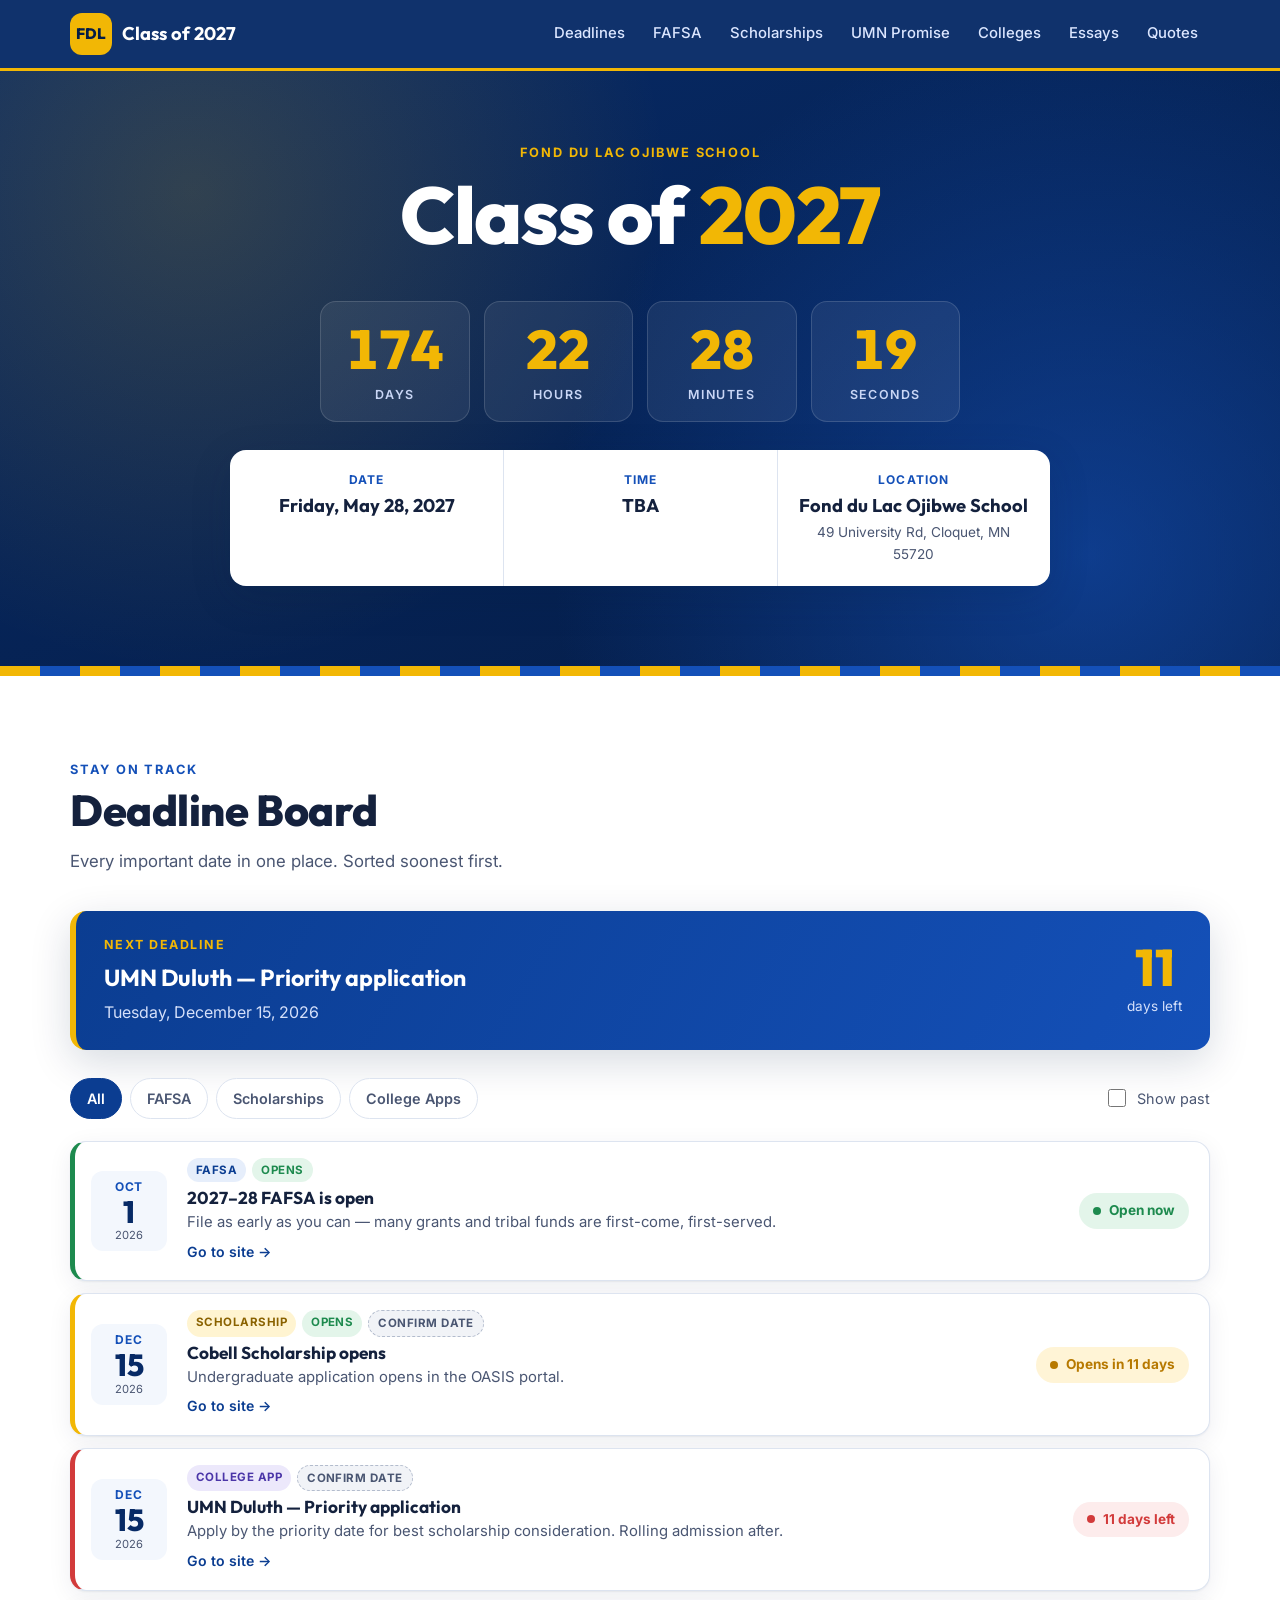
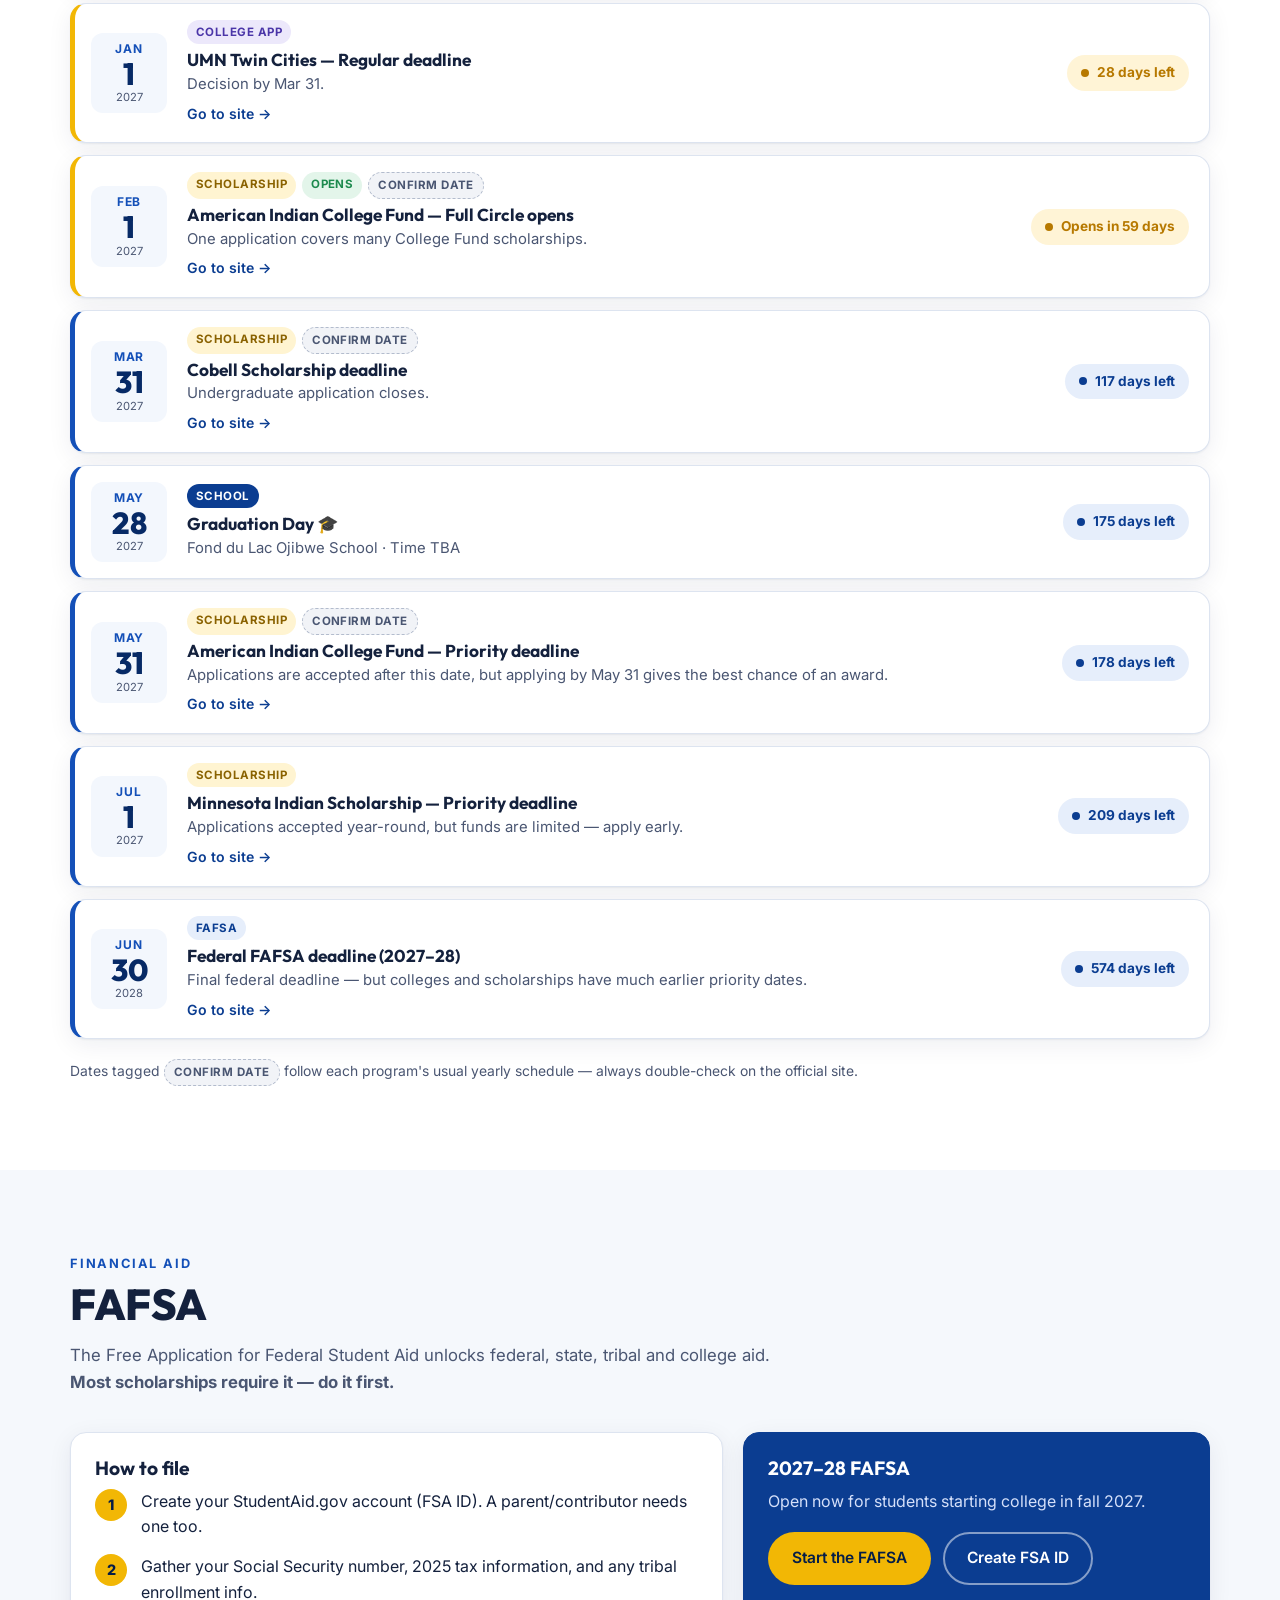
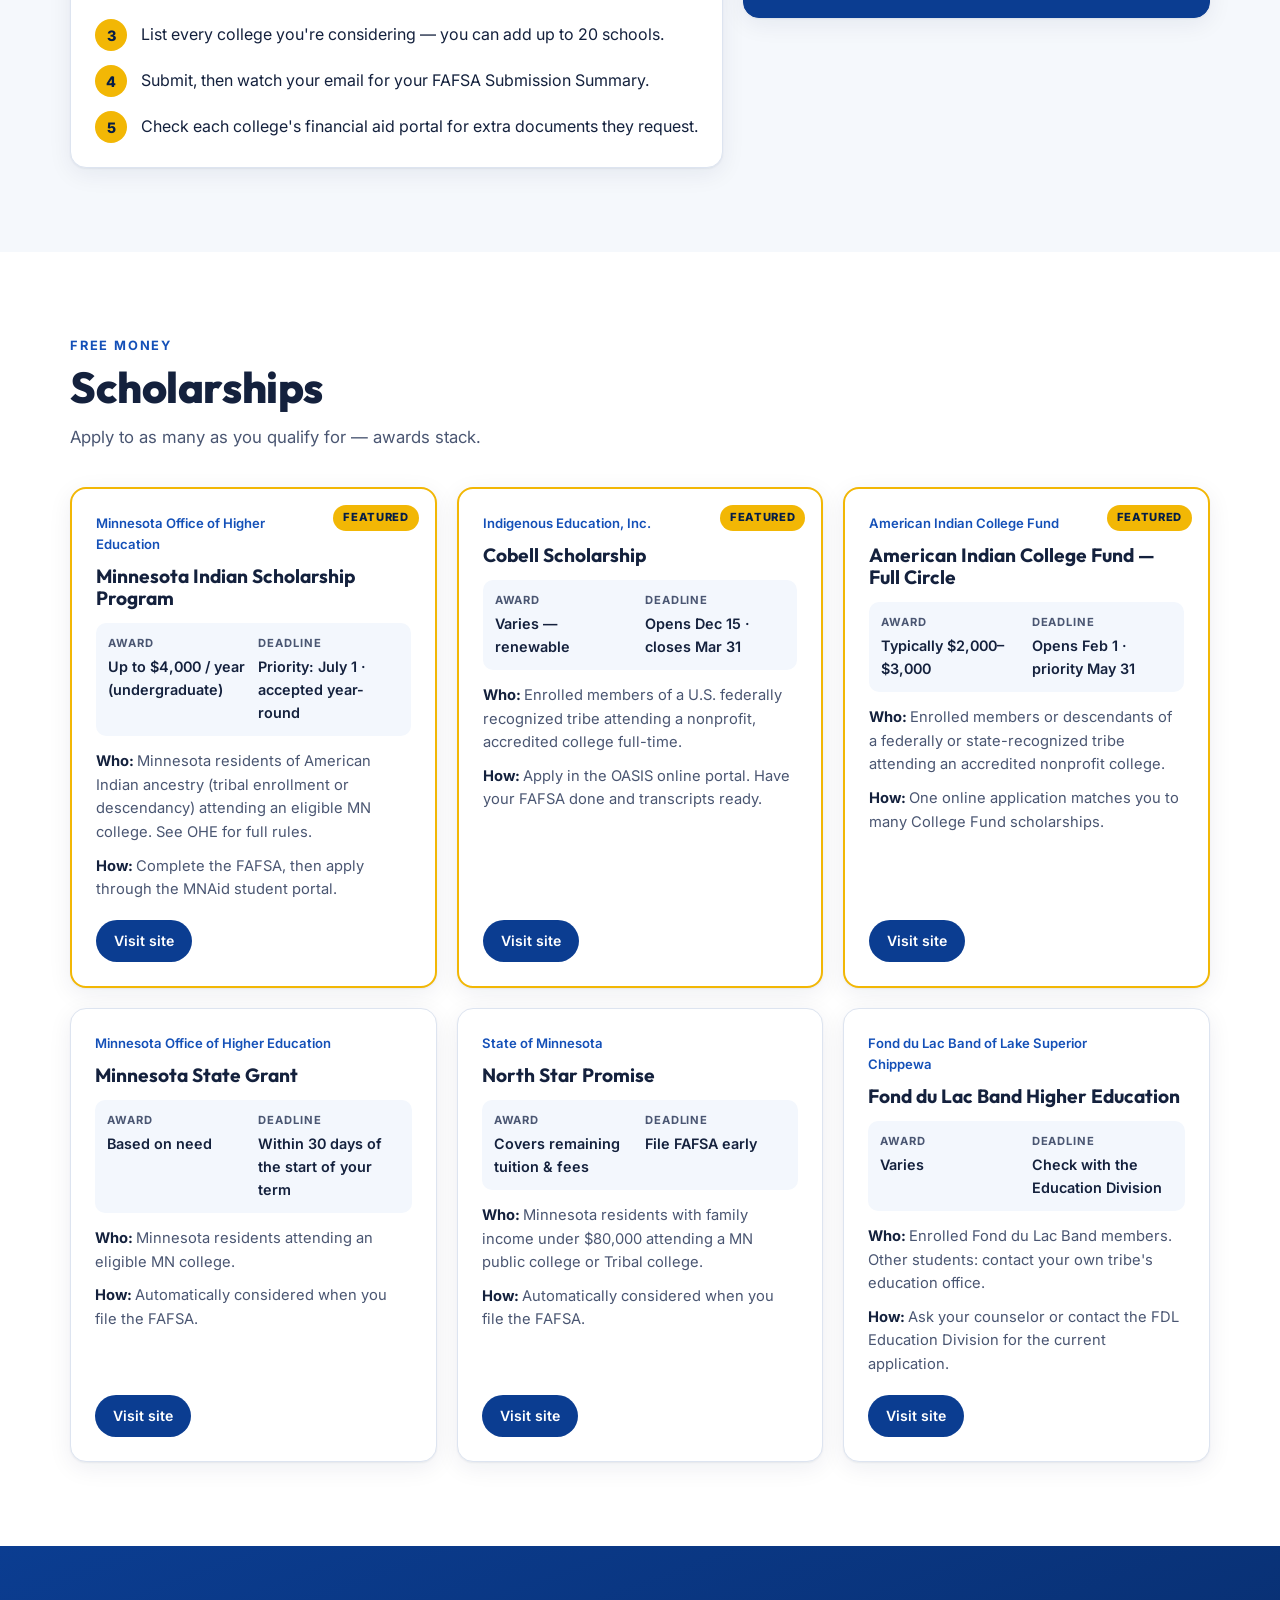
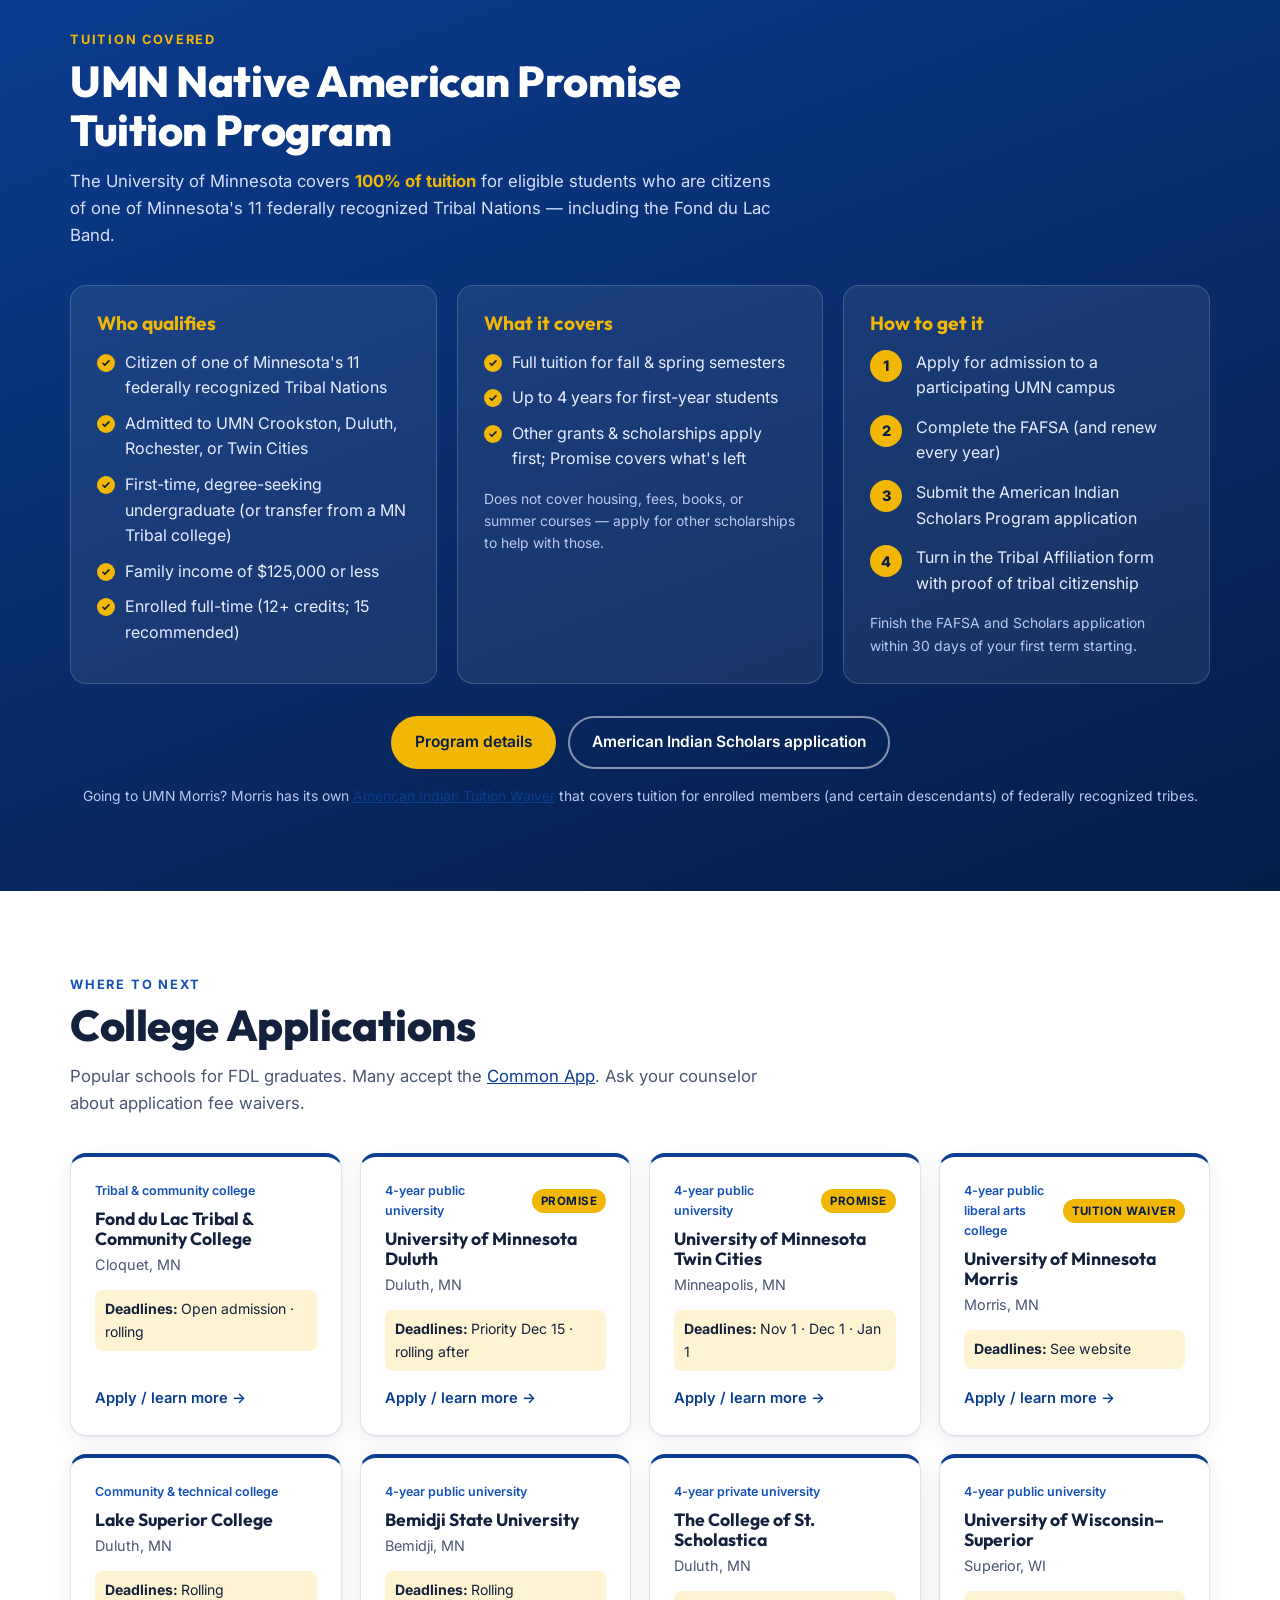
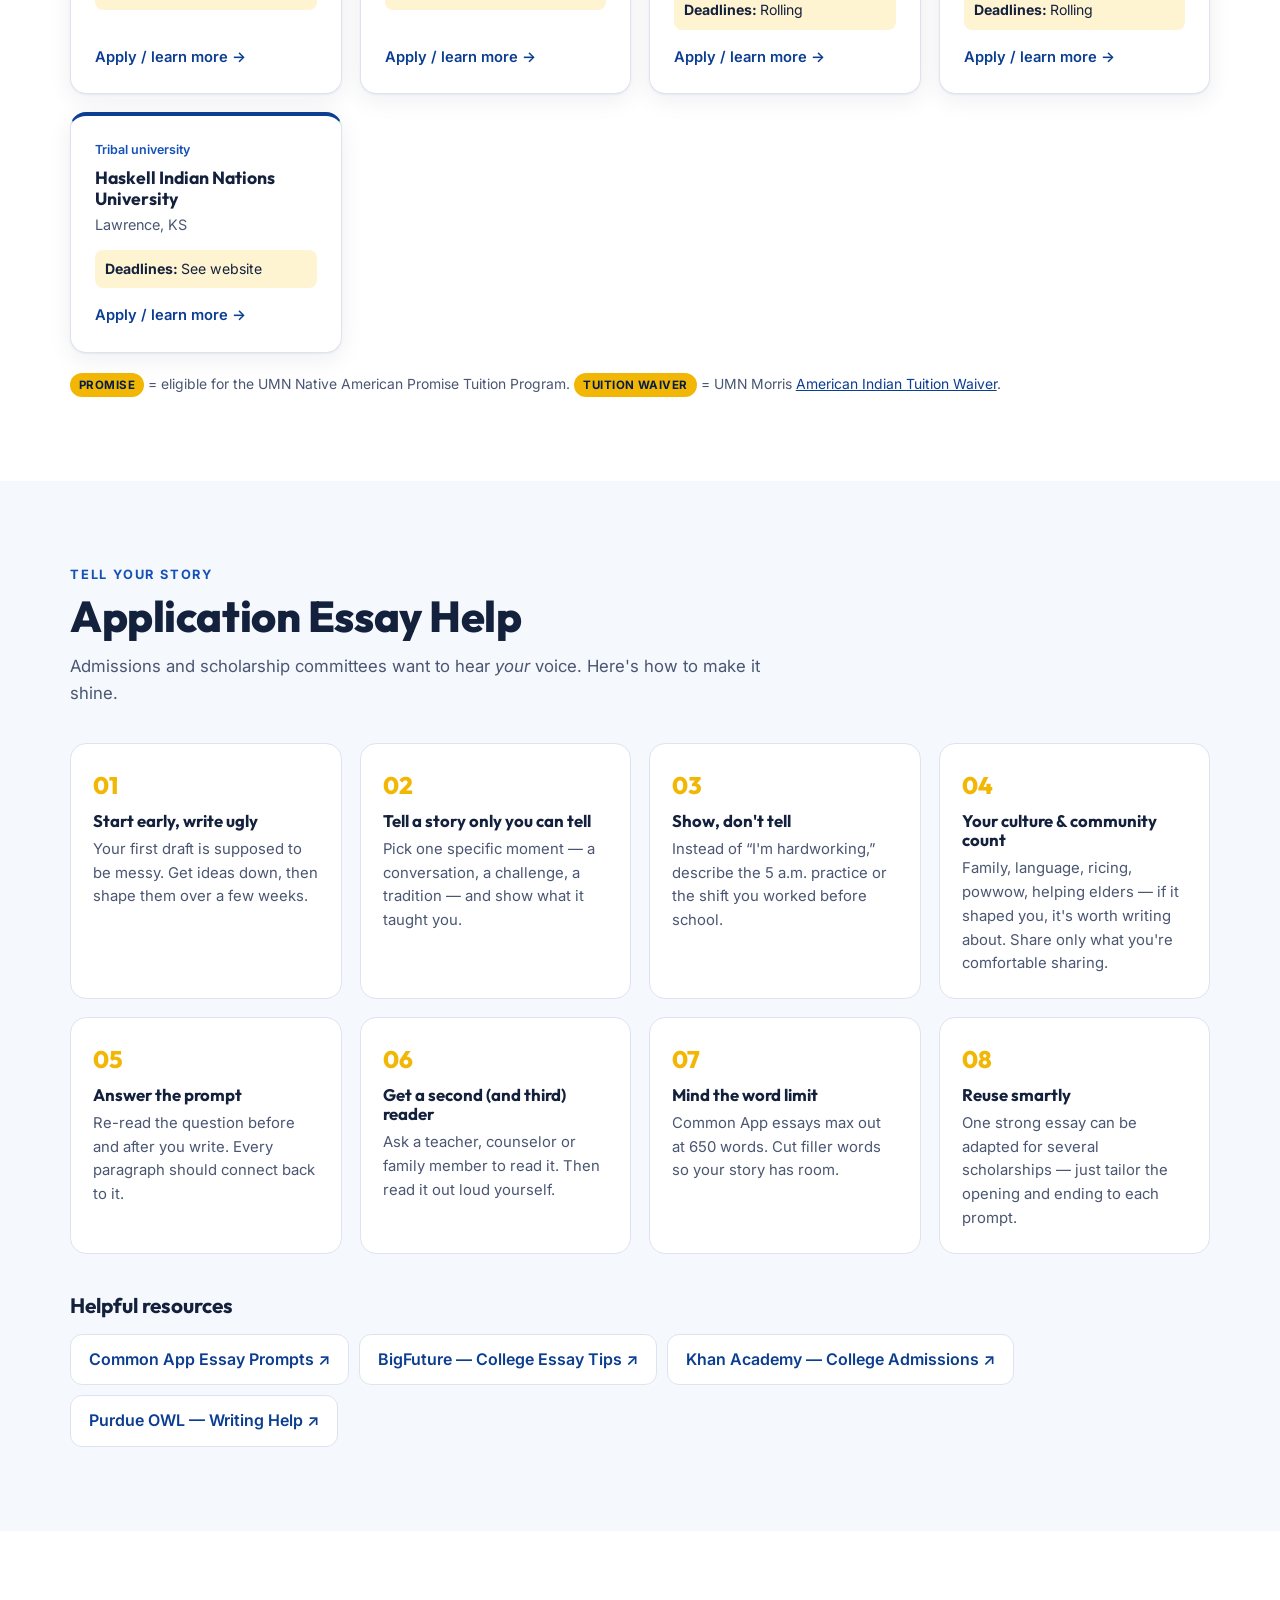
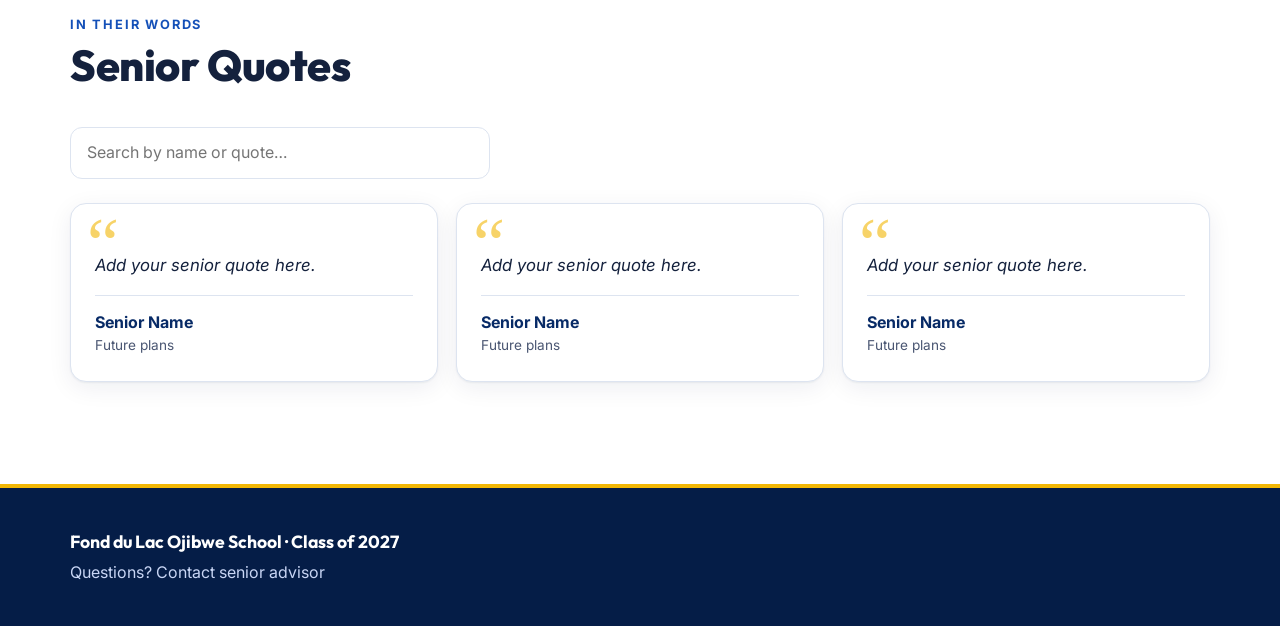
<file: index.html>
<!doctype html>
<html lang="en">
<head>
  <meta charset="utf-8">
  <meta name="viewport" content="width=device-width, initial-scale=1">
  <title>FDL Class of 2027</title>
  <meta name="description" content="The all-in-one hub for Fond du Lac Ojibwe School seniors, families, and staff: graduation countdown, deadlines, FAFSA, scholarships, college applications, and senior quotes.">
  <meta name="theme-color" content="#0b3d91">
  <link rel="icon" href="data:image/svg+xml,%3Csvg xmlns='http://www.w3.org/2000/svg' viewBox='0 0 64 64'%3E%3Crect width='64' height='64' rx='14' fill='%230b3d91'/%3E%3Cpath d='M32 14 6 26l26 12 26-12z' fill='%23f2b705'/%3E%3Cpath d='M16 31v10c0 4 7 8 16 8s16-4 16-8V31l-16 7z' fill='%23f2b705'/%3E%3C/svg%3E">
  <link rel="preconnect" href="https://fonts.googleapis.com">
  <link rel="preconnect" href="https://fonts.gstatic.com" crossorigin>
  <link href="https://fonts.googleapis.com/css2?family=Inter:wght@400;500;600;700&family=Outfit:wght@600;700;800&display=swap" rel="stylesheet">
  <link rel="stylesheet" href="css/styles.css">
</head>
<body>
  <a class="skip-link" href="#main">Skip to content</a>

  <header class="site-header">
    <div class="container header-inner">
      <a class="brand" href="#top">
        <span class="brand-mark" aria-hidden="true">FDL</span>
        <span class="brand-text">Class of <span data-class-year>2027</span></span>
      </a>
      <button class="nav-toggle" aria-expanded="false" aria-controls="site-nav">
        <span class="sr-only">Menu</span>
        <span class="bar"></span><span class="bar"></span><span class="bar"></span>
      </button>
      <nav id="site-nav" class="site-nav" aria-label="Main">
        <a href="#deadlines">Deadlines</a>
        <a href="#fafsa">FAFSA</a>
        <a href="#scholarships">Scholarships</a>
        <a href="#promise">UMN Promise</a>
        <a href="#colleges">Colleges</a>
        <a href="#essays">Essays</a>
        <a href="#quotes">Quotes</a>
      </nav>
    </div>
  </header>

  <main id="main">
    <!-- HERO / COUNTDOWN -->
    <section class="hero" id="top">
      <div class="container hero-inner">
        <p class="eyebrow" data-school-name>Fond du Lac Ojibwe School</p>
        <h1>Class of <span class="gold" data-class-year>2027</span></h1>

        <div class="countdown" role="timer" aria-live="off" aria-label="Countdown to graduation">
          <div class="cd-unit"><span class="cd-num" data-cd="days">--</span><span class="cd-label">Days</span></div>
          <div class="cd-unit"><span class="cd-num" data-cd="hours">--</span><span class="cd-label">Hours</span></div>
          <div class="cd-unit"><span class="cd-num" data-cd="minutes">--</span><span class="cd-label">Minutes</span></div>
          <div class="cd-unit"><span class="cd-num" data-cd="seconds">--</span><span class="cd-label">Seconds</span></div>
        </div>
        <p class="cd-done" hidden>Congratulations, graduates! 🎓</p>

        <div class="grad-card">
          <div class="grad-item">
            <span class="grad-label">Date</span>
            <span class="grad-value" data-grad-date>—</span>
          </div>
          <div class="grad-item">
            <span class="grad-label">Time</span>
            <span class="grad-value" data-grad-time>—</span>
          </div>
          <div class="grad-item">
            <span class="grad-label">Location</span>
            <span class="grad-value" data-grad-location>—</span>
            <span class="grad-sub" data-grad-address></span>
          </div>
        </div>
      </div>
      <div class="hero-stripe" aria-hidden="true"></div>
    </section>

    <!-- DEADLINES -->
    <section class="section" id="deadlines">
      <div class="container">
        <div class="section-head">
          <p class="eyebrow">Stay on track</p>
          <h2>Deadline Board</h2>
          <p class="section-sub">Every important date in one place. Sorted soonest first.</p>
        </div>

        <div class="next-up" data-next-up></div>

        <div class="filter-bar" role="group" aria-label="Filter deadlines">
          <button class="chip is-active" data-filter="all" aria-pressed="true">All</button>
          <button class="chip" data-filter="fafsa" aria-pressed="false">FAFSA</button>
          <button class="chip" data-filter="scholarship" aria-pressed="false">Scholarships</button>
          <button class="chip" data-filter="college" aria-pressed="false">College Apps</button>
          <label class="toggle">
            <input type="checkbox" data-show-past>
            <span>Show past</span>
          </label>
        </div>

        <ol class="deadline-list" data-deadline-list></ol>
        <p class="empty" data-deadline-empty hidden>No deadlines match this filter.</p>
        <p class="fine-print">Dates tagged <span class="tag tag-verify">Confirm date</span> follow each program's usual yearly schedule — always double-check on the official site.</p>
      </div>
    </section>

    <!-- FAFSA -->
    <section class="section section-alt" id="fafsa">
      <div class="container">
        <div class="section-head">
          <p class="eyebrow">Financial aid</p>
          <h2>FAFSA</h2>
          <p class="section-sub">The Free Application for Federal Student Aid unlocks federal, state, tribal and college aid. <strong>Most scholarships require it — do it first.</strong></p>
        </div>

        <div class="fafsa-grid">
          <div class="card fafsa-steps">
            <h3>How to file</h3>
            <ol class="steps" data-fafsa-steps></ol>
          </div>
          <div class="fafsa-side">
            <div class="card card-blue">
              <h3>2027–28 FAFSA</h3>
              <p>Open now for students starting college in fall 2027.</p>
              <a class="btn btn-gold" data-fafsa-apply target="_blank" rel="noopener">Start the FAFSA</a>
              <a class="btn btn-ghost-light" data-fafsa-fsaid target="_blank" rel="noopener">Create FSA ID</a>
            </div>
          </div>
        </div>
      </div>
    </section>

    <!-- SCHOLARSHIPS -->
    <section class="section" id="scholarships">
      <div class="container">
        <div class="section-head">
          <p class="eyebrow">Free money</p>
          <h2>Scholarships</h2>
          <p class="section-sub">Apply to as many as you qualify for — awards stack.</p>
        </div>
        <div class="scholarship-grid" data-scholarships></div>
      </div>
    </section>

    <!-- UMN PROMISE -->
    <section class="section section-blue" id="promise">
      <div class="container">
        <div class="section-head light">
          <p class="eyebrow">Tuition covered</p>
          <h2>UMN Native American Promise Tuition Program</h2>
          <p class="section-sub">The University of Minnesota covers <strong>100% of tuition</strong> for eligible students who are citizens of one of Minnesota's 11 federally recognized Tribal Nations — including the Fond du Lac Band.</p>
        </div>

        <div class="promise-grid">
          <div class="promise-card">
            <h3>Who qualifies</h3>
            <ul class="check-list">
              <li>Citizen of one of Minnesota's 11 federally recognized Tribal Nations</li>
              <li>Admitted to UMN Crookston, Duluth, Rochester, or Twin Cities</li>
              <li>First-time, degree-seeking undergraduate (or transfer from a MN Tribal college)</li>
              <li>Family income of $125,000 or less</li>
              <li>Enrolled full-time (12+ credits; 15 recommended)</li>
            </ul>
          </div>
          <div class="promise-card">
            <h3>What it covers</h3>
            <ul class="check-list">
              <li>Full tuition for fall &amp; spring semesters</li>
              <li>Up to 4 years for first-year students</li>
              <li>Other grants &amp; scholarships apply first; Promise covers what's left</li>
            </ul>
            <p class="promise-note">Does not cover housing, fees, books, or summer courses — apply for other scholarships to help with those.</p>
          </div>
          <div class="promise-card">
            <h3>How to get it</h3>
            <ol class="steps steps-light">
              <li>Apply for admission to a participating UMN campus</li>
              <li>Complete the FAFSA (and renew every year)</li>
              <li>Submit the American Indian Scholars Program application</li>
              <li>Turn in the Tribal Affiliation form with proof of tribal citizenship</li>
            </ol>
            <p class="promise-note">Finish the FAFSA and Scholars application within 30 days of your first term starting.</p>
          </div>
        </div>
        <div class="promise-actions">
          <a class="btn btn-gold" href="https://www.umn.edu/native-american-promise-tuition-program" target="_blank" rel="noopener">Program details</a>
          <a class="btn btn-ghost-light" href="https://z.umn.edu/AmericanIndianScholars" target="_blank" rel="noopener">American Indian Scholars application</a>
        </div>
        <p class="promise-note center">Going to UMN Morris? Morris has its own <a href="https://morris.umn.edu/costs-aid/financial-aid/grants-waivers/american-indian-tuition-waiver" target="_blank" rel="noopener">American Indian Tuition Waiver</a> that covers tuition for enrolled members (and certain descendants) of federally recognized tribes.</p>
      </div>
    </section>

    <!-- COLLEGES -->
    <section class="section" id="colleges">
      <div class="container">
        <div class="section-head">
          <p class="eyebrow">Where to next</p>
          <h2>College Applications</h2>
          <p class="section-sub">Popular schools for FDL graduates. Many accept the <a href="https://www.commonapp.org" target="_blank" rel="noopener">Common App</a>. Ask your counselor about application fee waivers.</p>
        </div>
        <div class="college-grid" data-colleges></div>
        <p class="fine-print"><span class="tag tag-promise">Promise</span> = eligible for the UMN Native American Promise Tuition Program. <span class="tag tag-promise">Tuition Waiver</span> = UMN Morris <a href="https://morris.umn.edu/costs-aid/financial-aid/grants-waivers/american-indian-tuition-waiver" target="_blank" rel="noopener">American Indian Tuition Waiver</a>.</p>
      </div>
    </section>

    <!-- ESSAYS -->
    <section class="section section-alt" id="essays">
      <div class="container">
        <div class="section-head">
          <p class="eyebrow">Tell your story</p>
          <h2>Application Essay Help</h2>
          <p class="section-sub">Admissions and scholarship committees want to hear <em>your</em> voice. Here's how to make it shine.</p>
        </div>
        <div class="tips-grid" data-essay-tips></div>
        <h3 class="sub-head">Helpful resources</h3>
        <div class="resource-list" data-essay-resources></div>
      </div>
    </section>

    <!-- QUOTES -->
    <section class="section" id="quotes">
      <div class="container">
        <div class="section-head">
          <p class="eyebrow">In their words</p>
          <h2>Senior Quotes</h2>
        </div>
        <div class="quote-search">
          <label for="quote-filter" class="sr-only">Search senior quotes</label>
          <input id="quote-filter" type="search" placeholder="Search by name or quote…" data-quote-filter>
        </div>
        <div class="quote-grid" data-quotes></div>
        <p class="empty" data-quotes-empty hidden>No quotes match your search.</p>
      </div>
    </section>
  </main>

  <footer class="site-footer">
    <div class="container footer-inner">
      <div>
        <p class="footer-brand"><span data-school-name>Fond du Lac Ojibwe School</span> · Class of <span data-class-year>2027</span></p>
        <p data-contact-note></p>
      </div>
    </div>
  </footer>

  <script src="js/data.js"></script>
  <script src="js/main.js"></script>
</body>
</html>
</file>
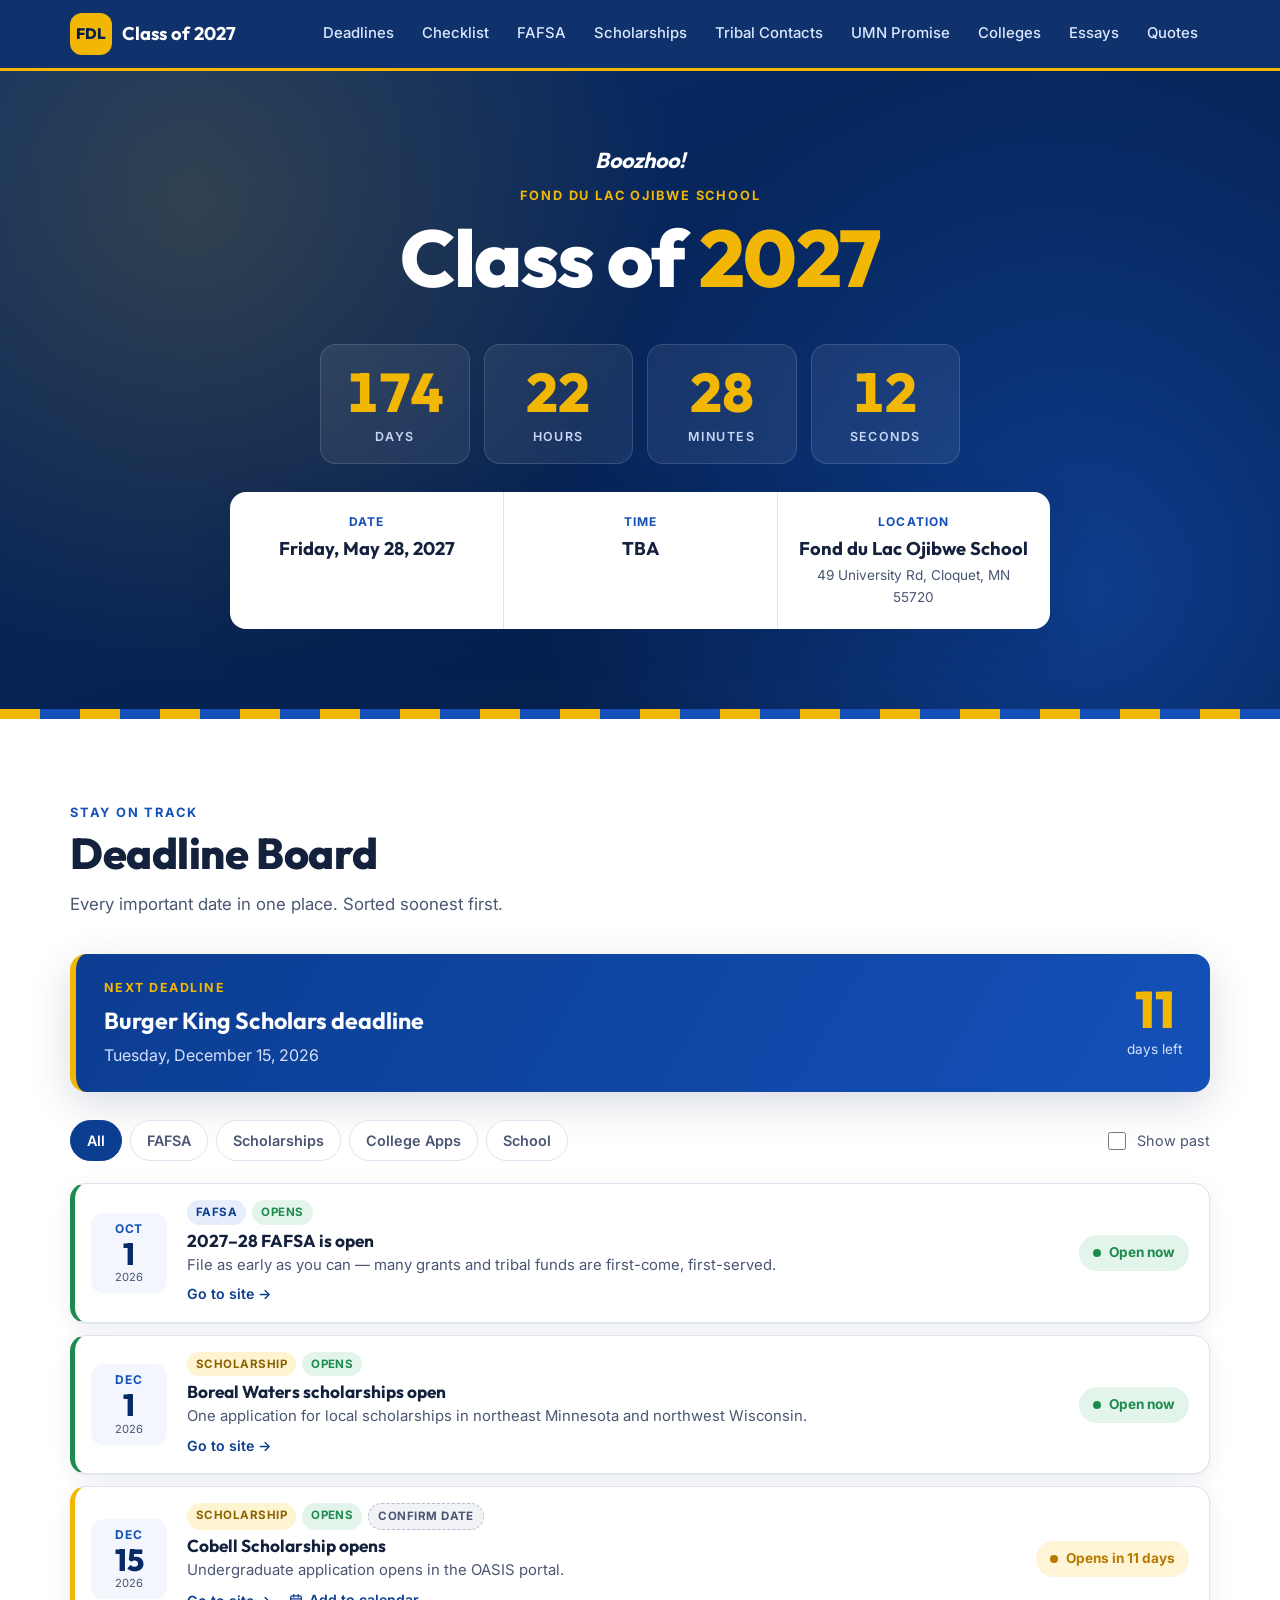
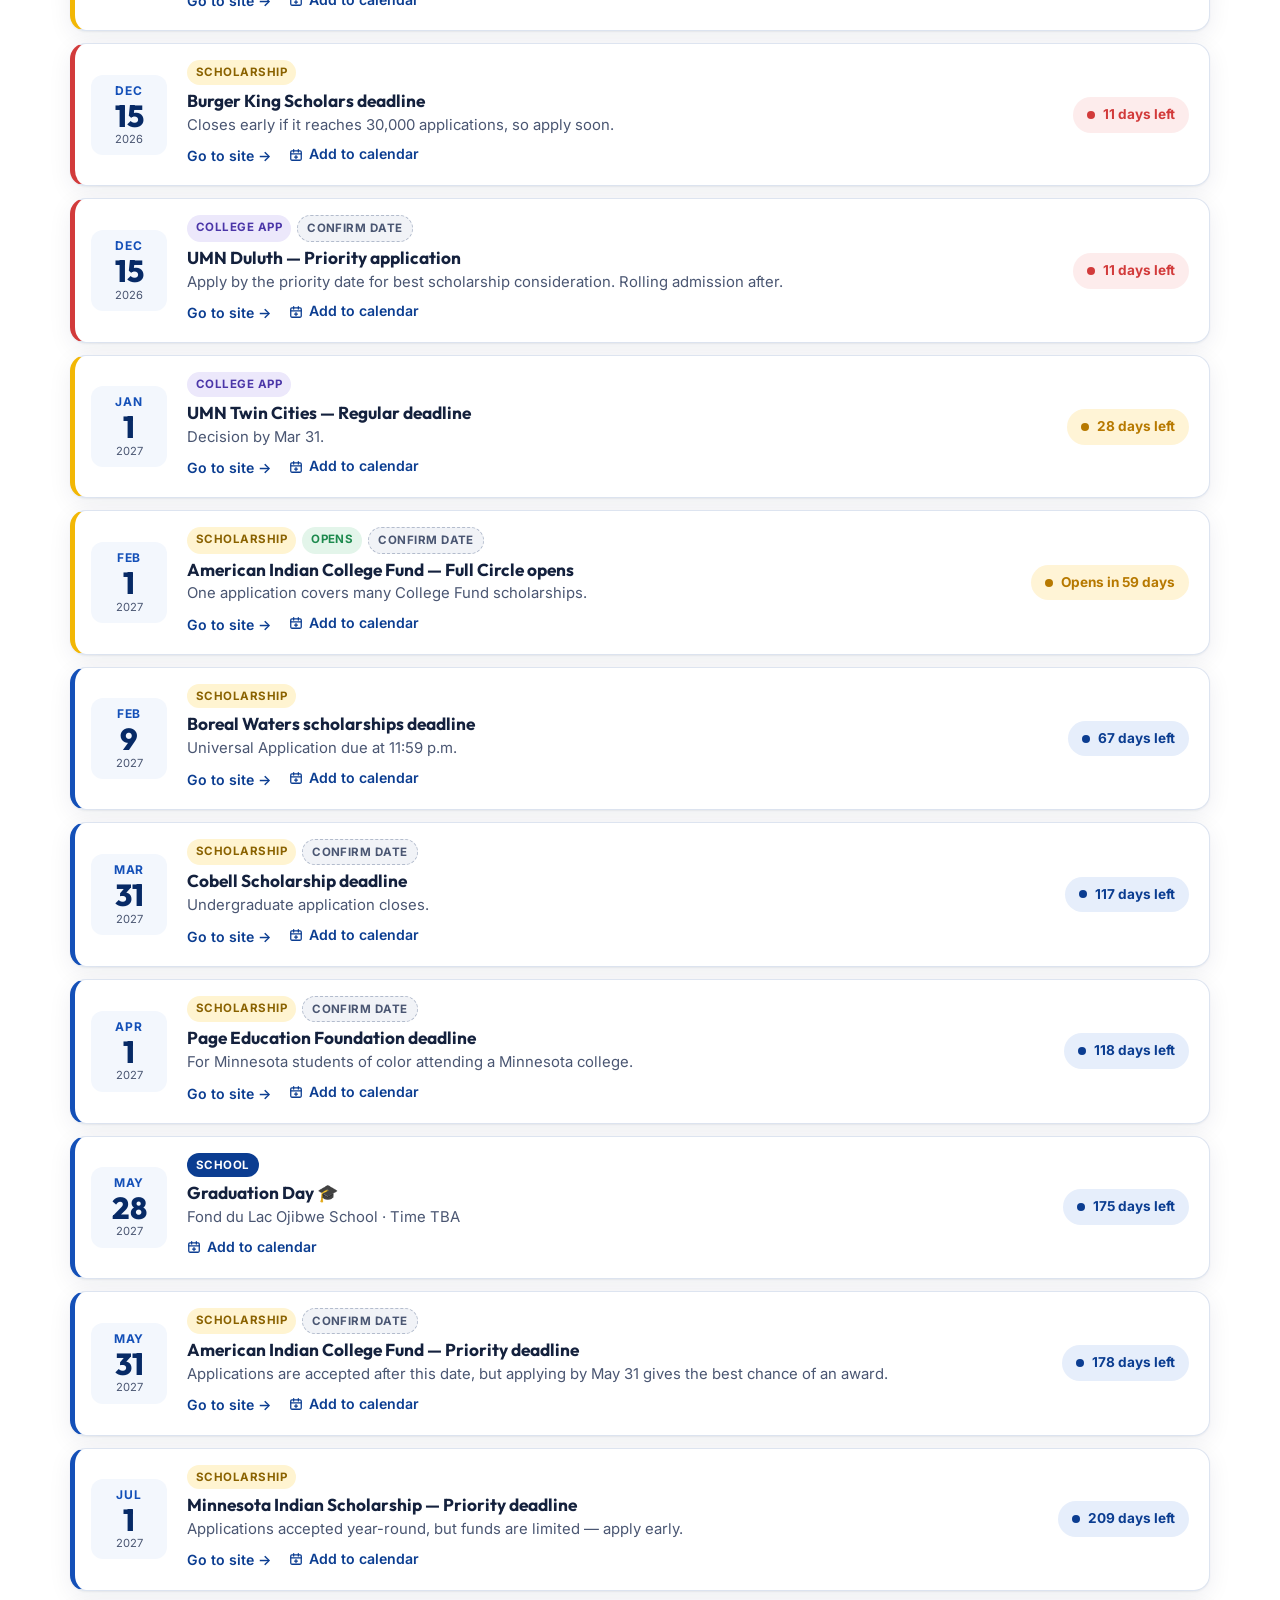
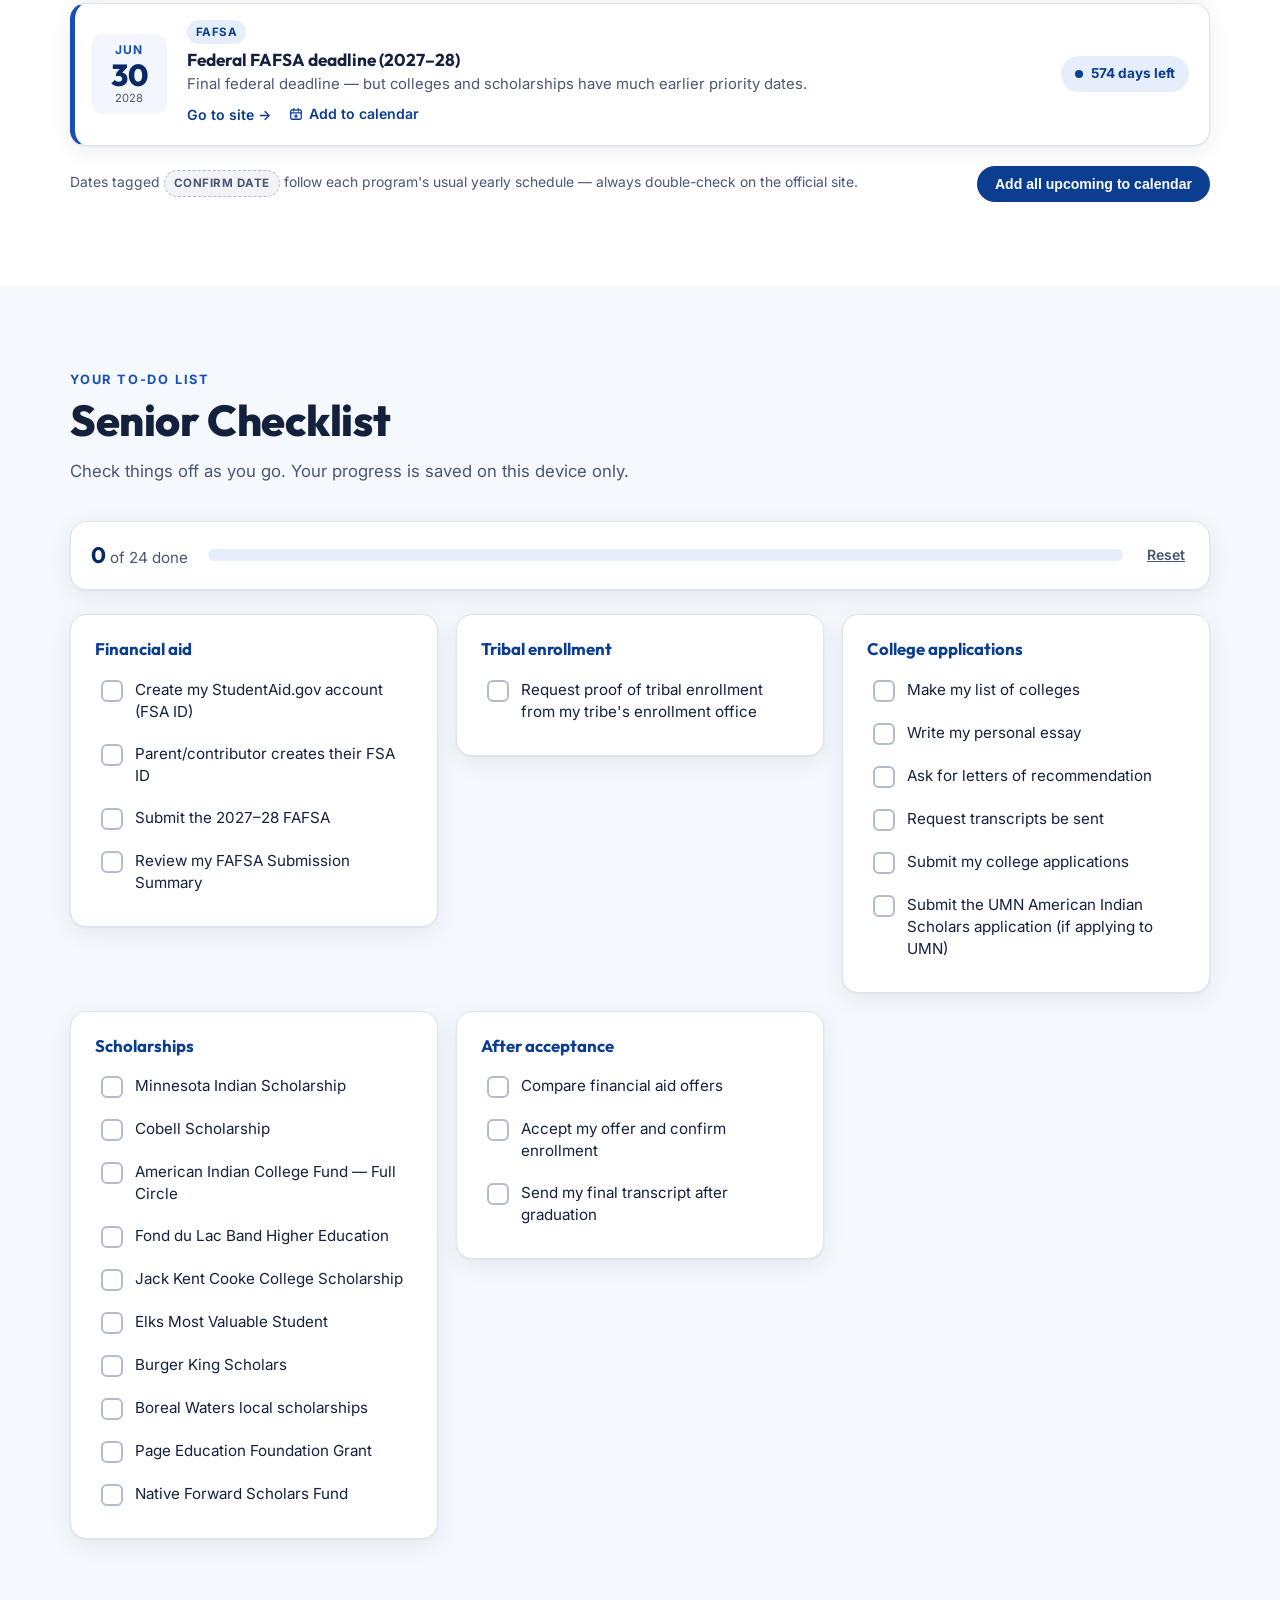
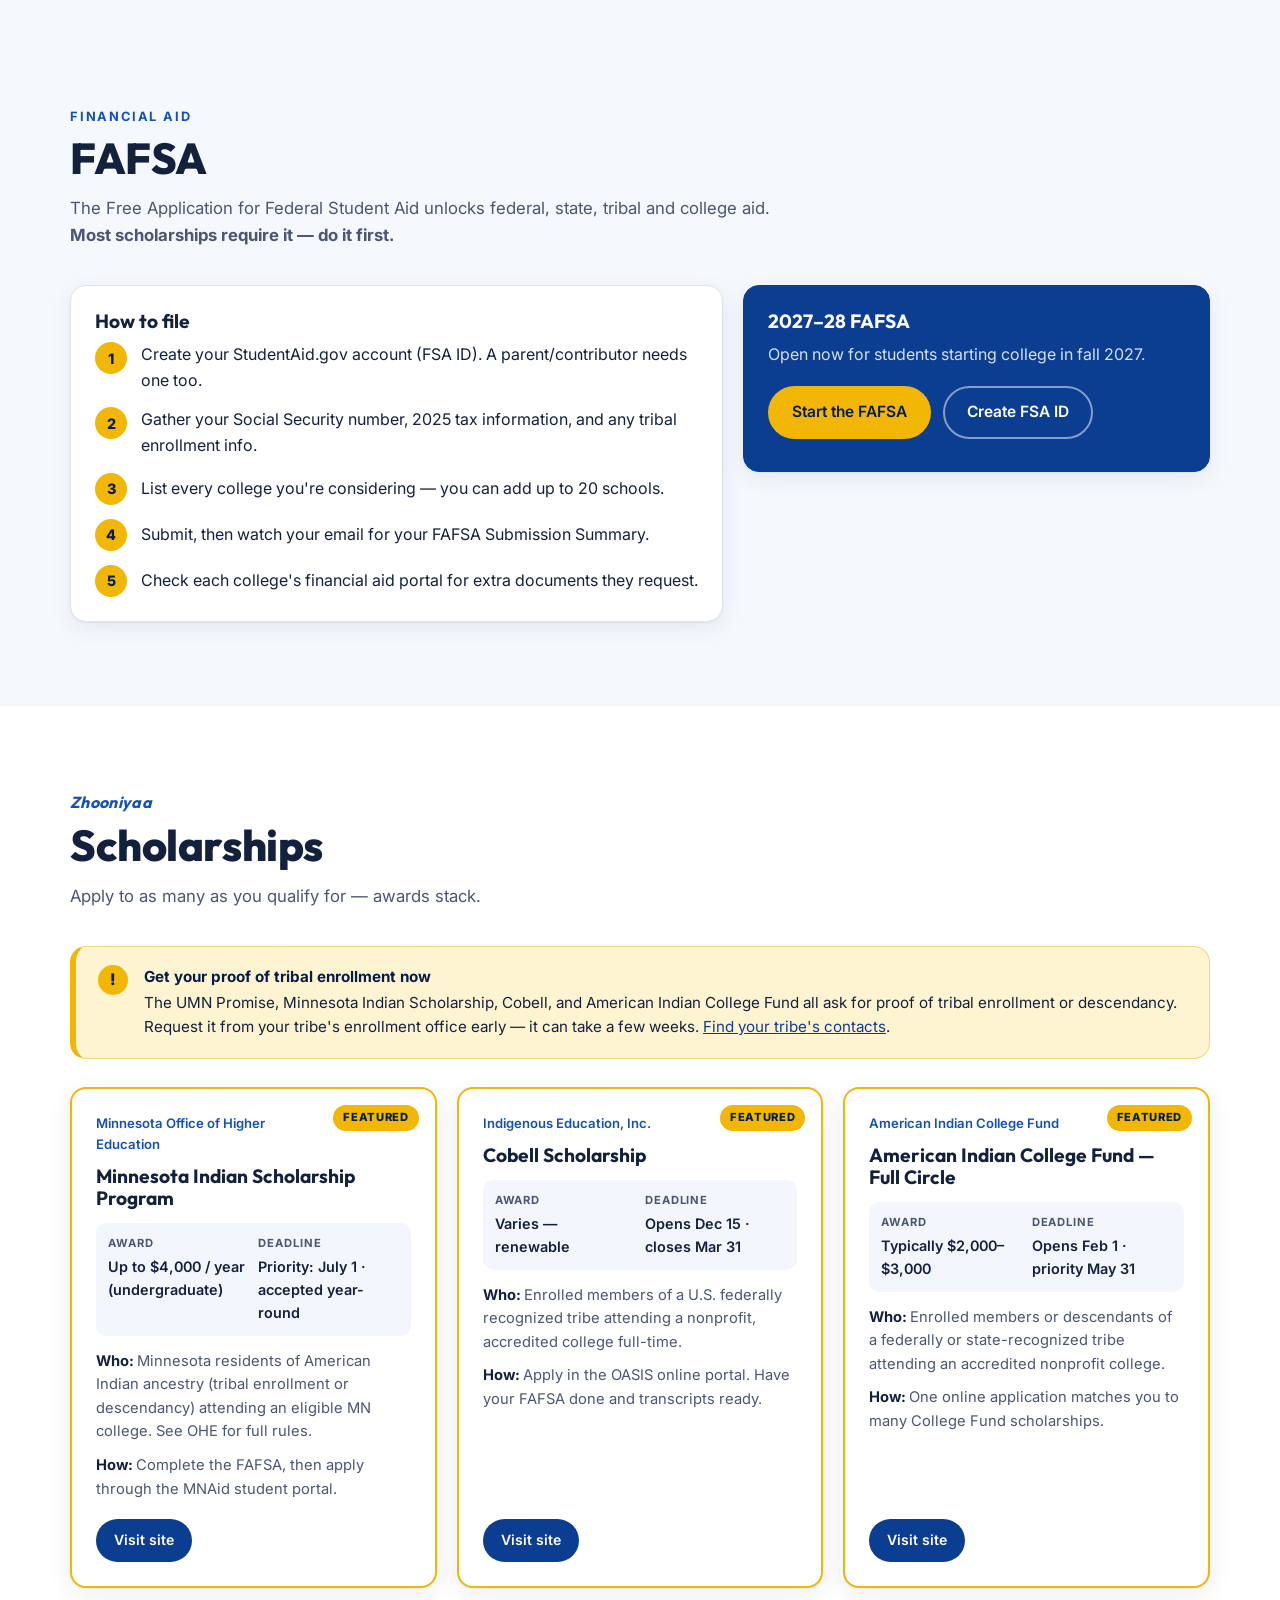
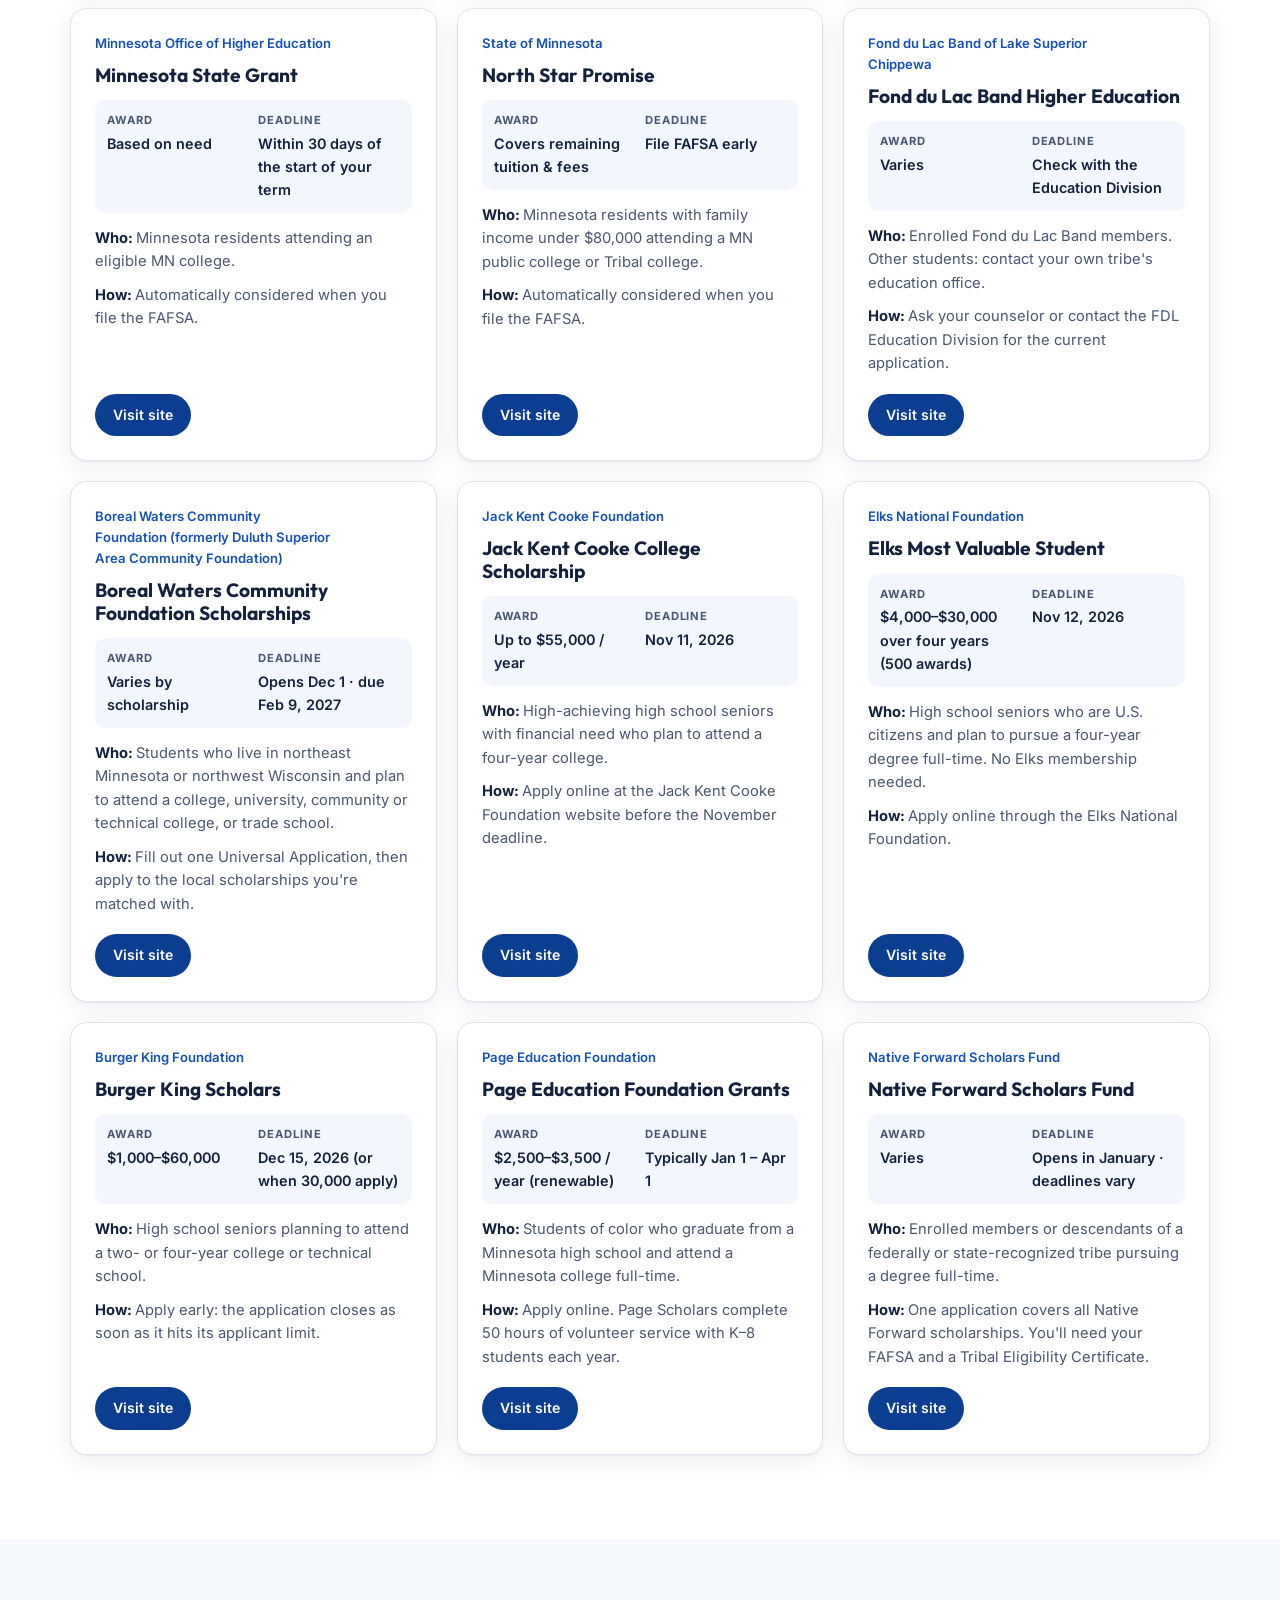
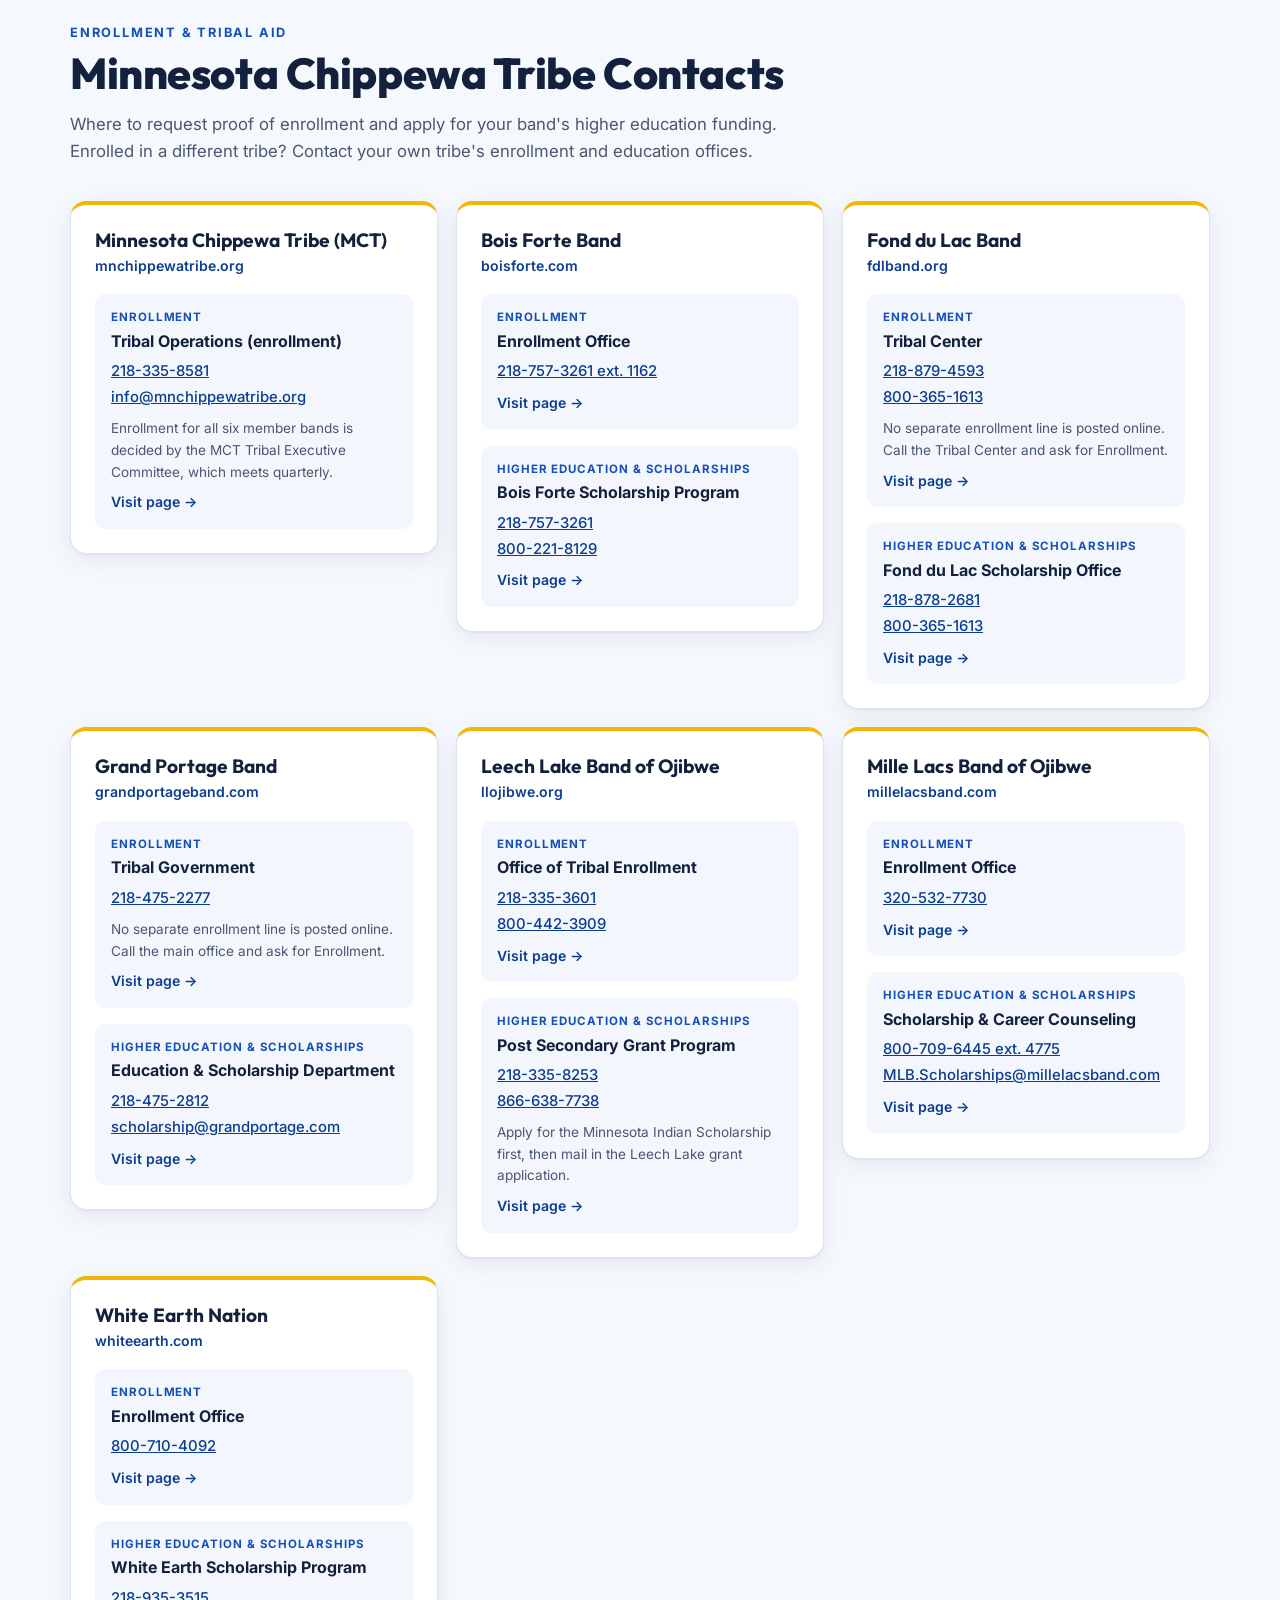
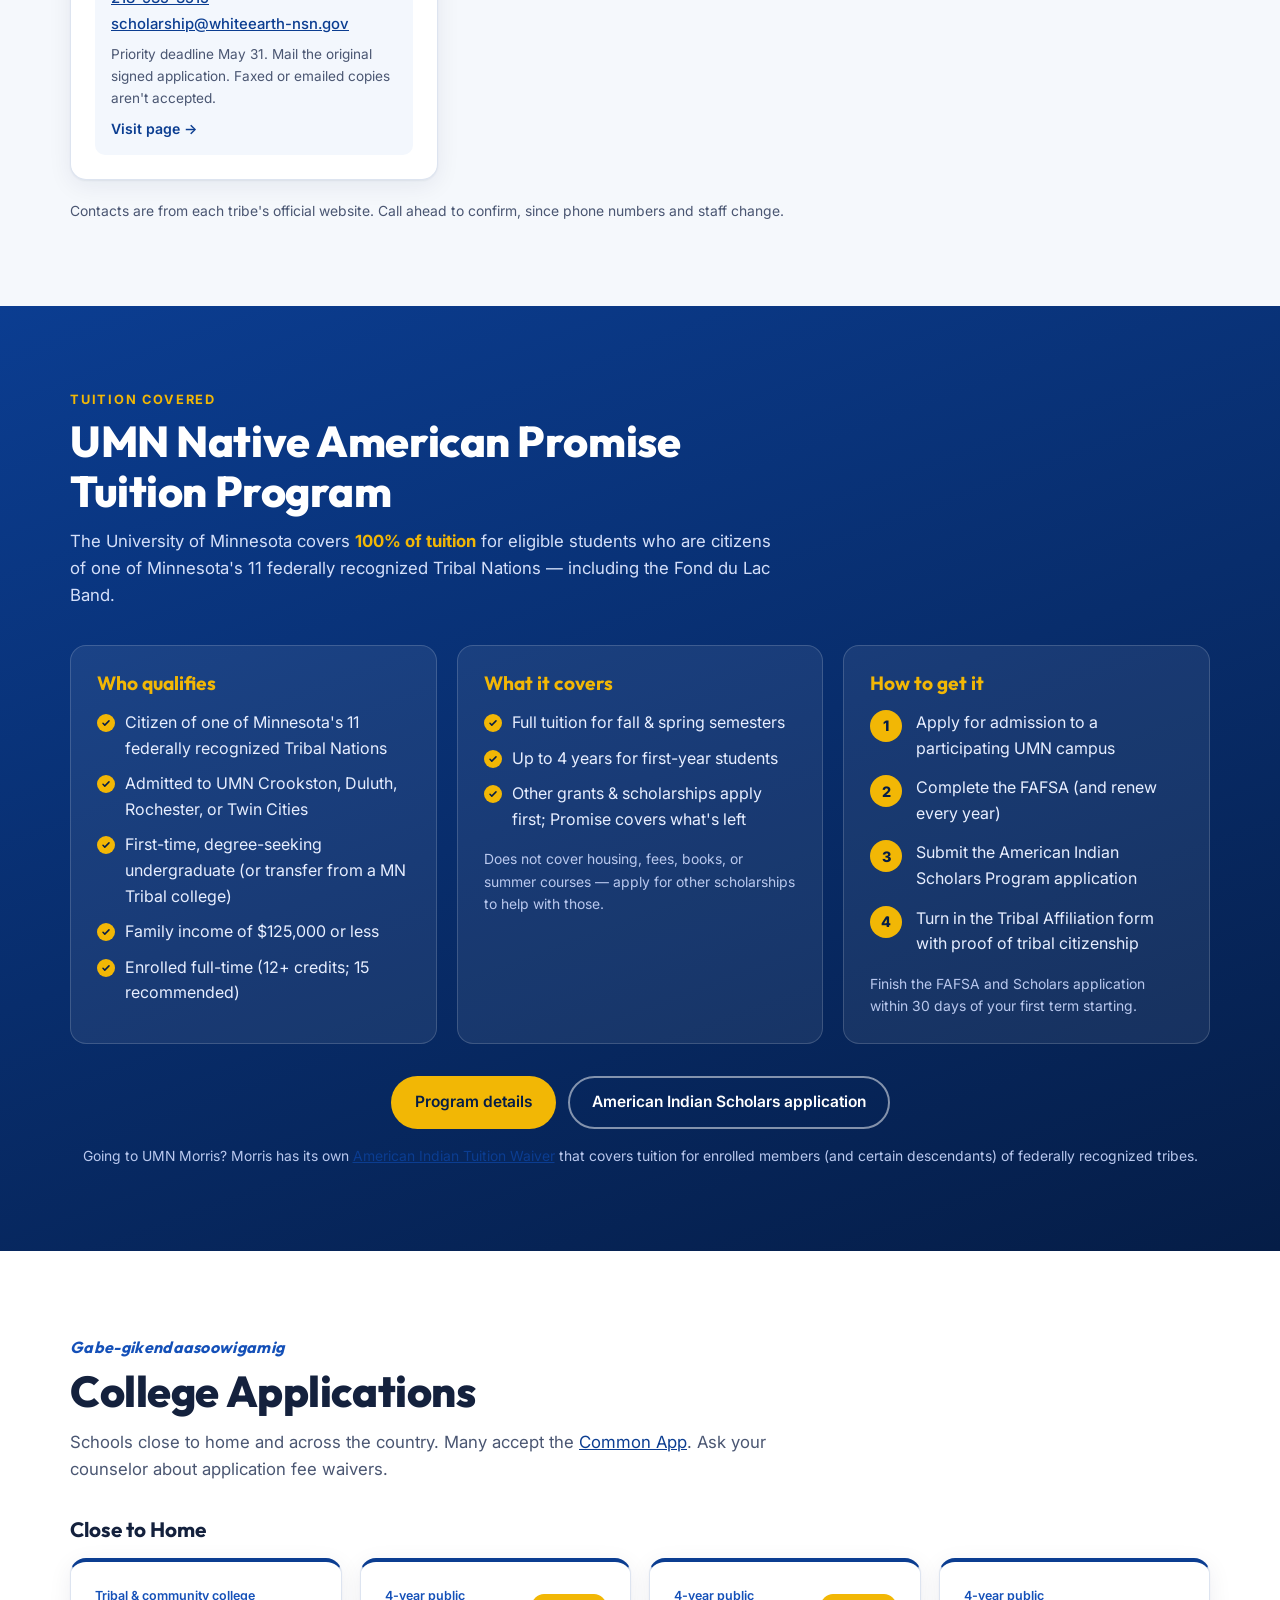
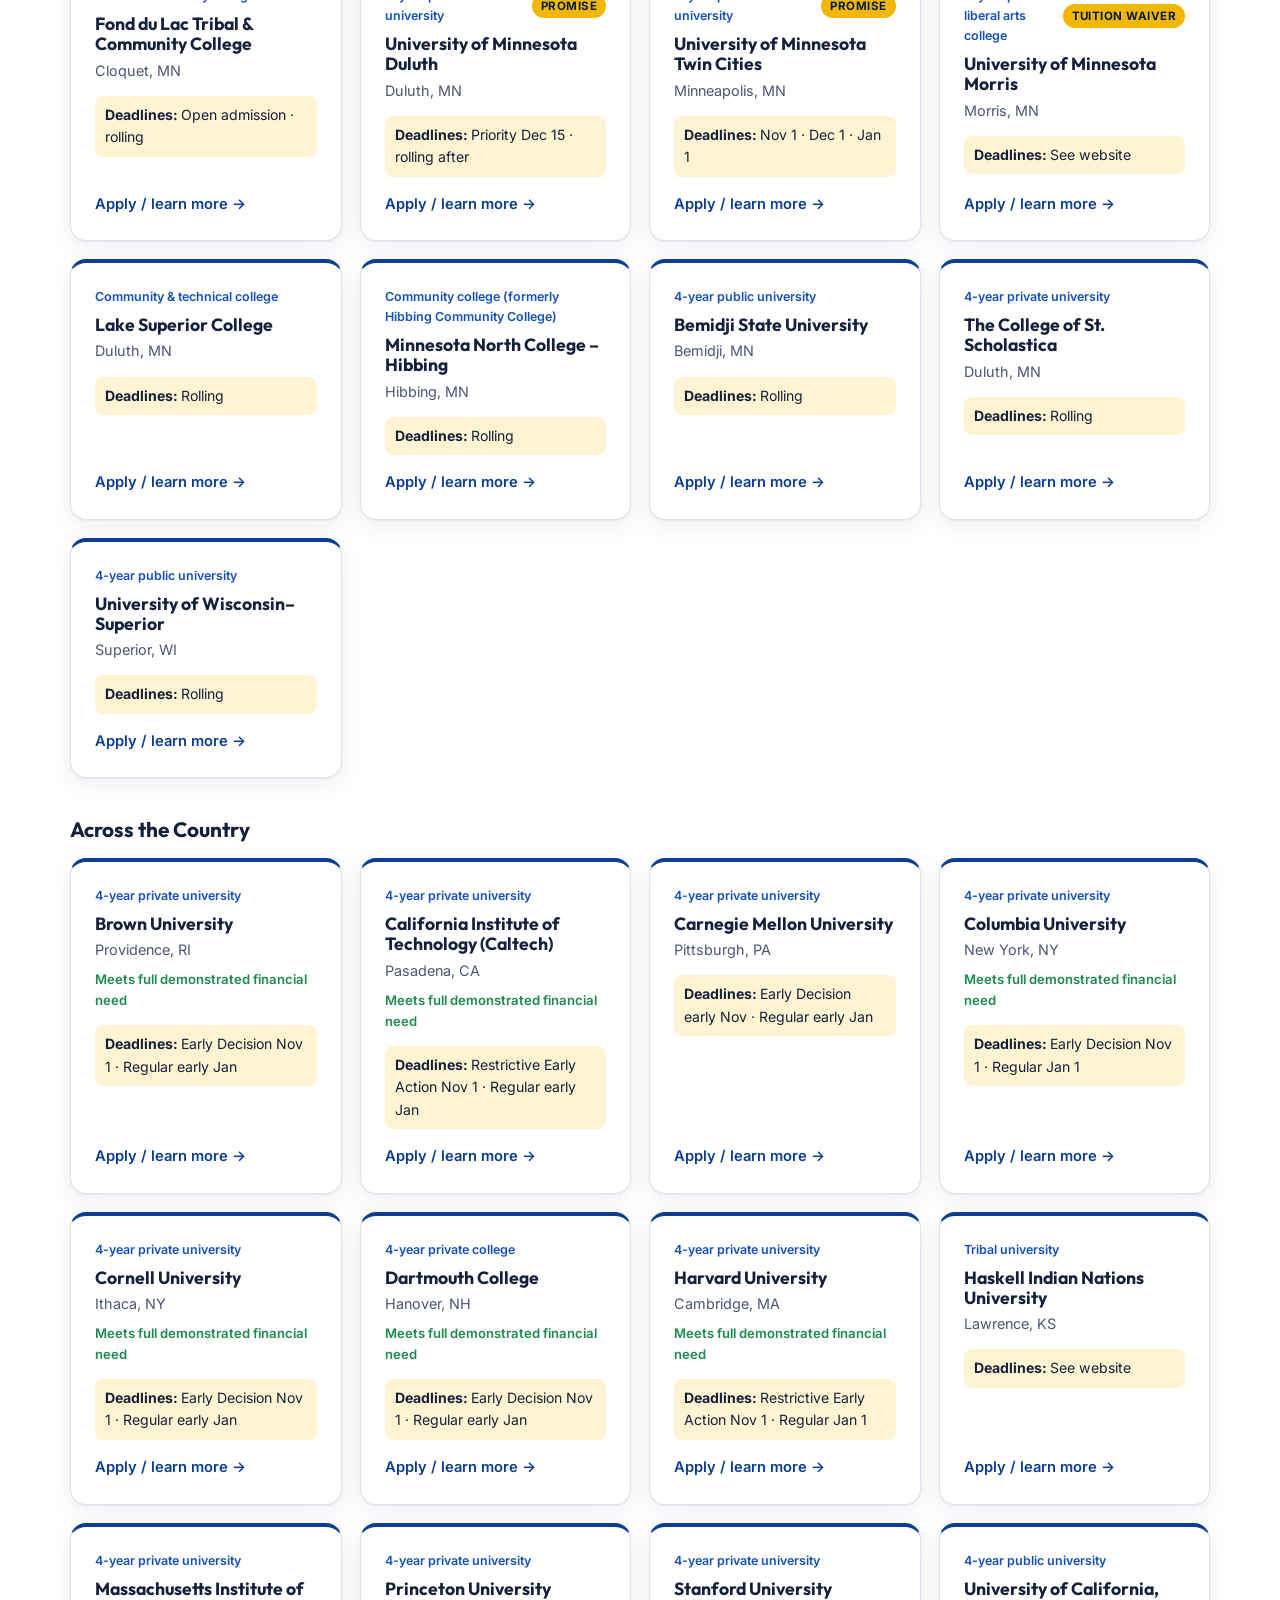
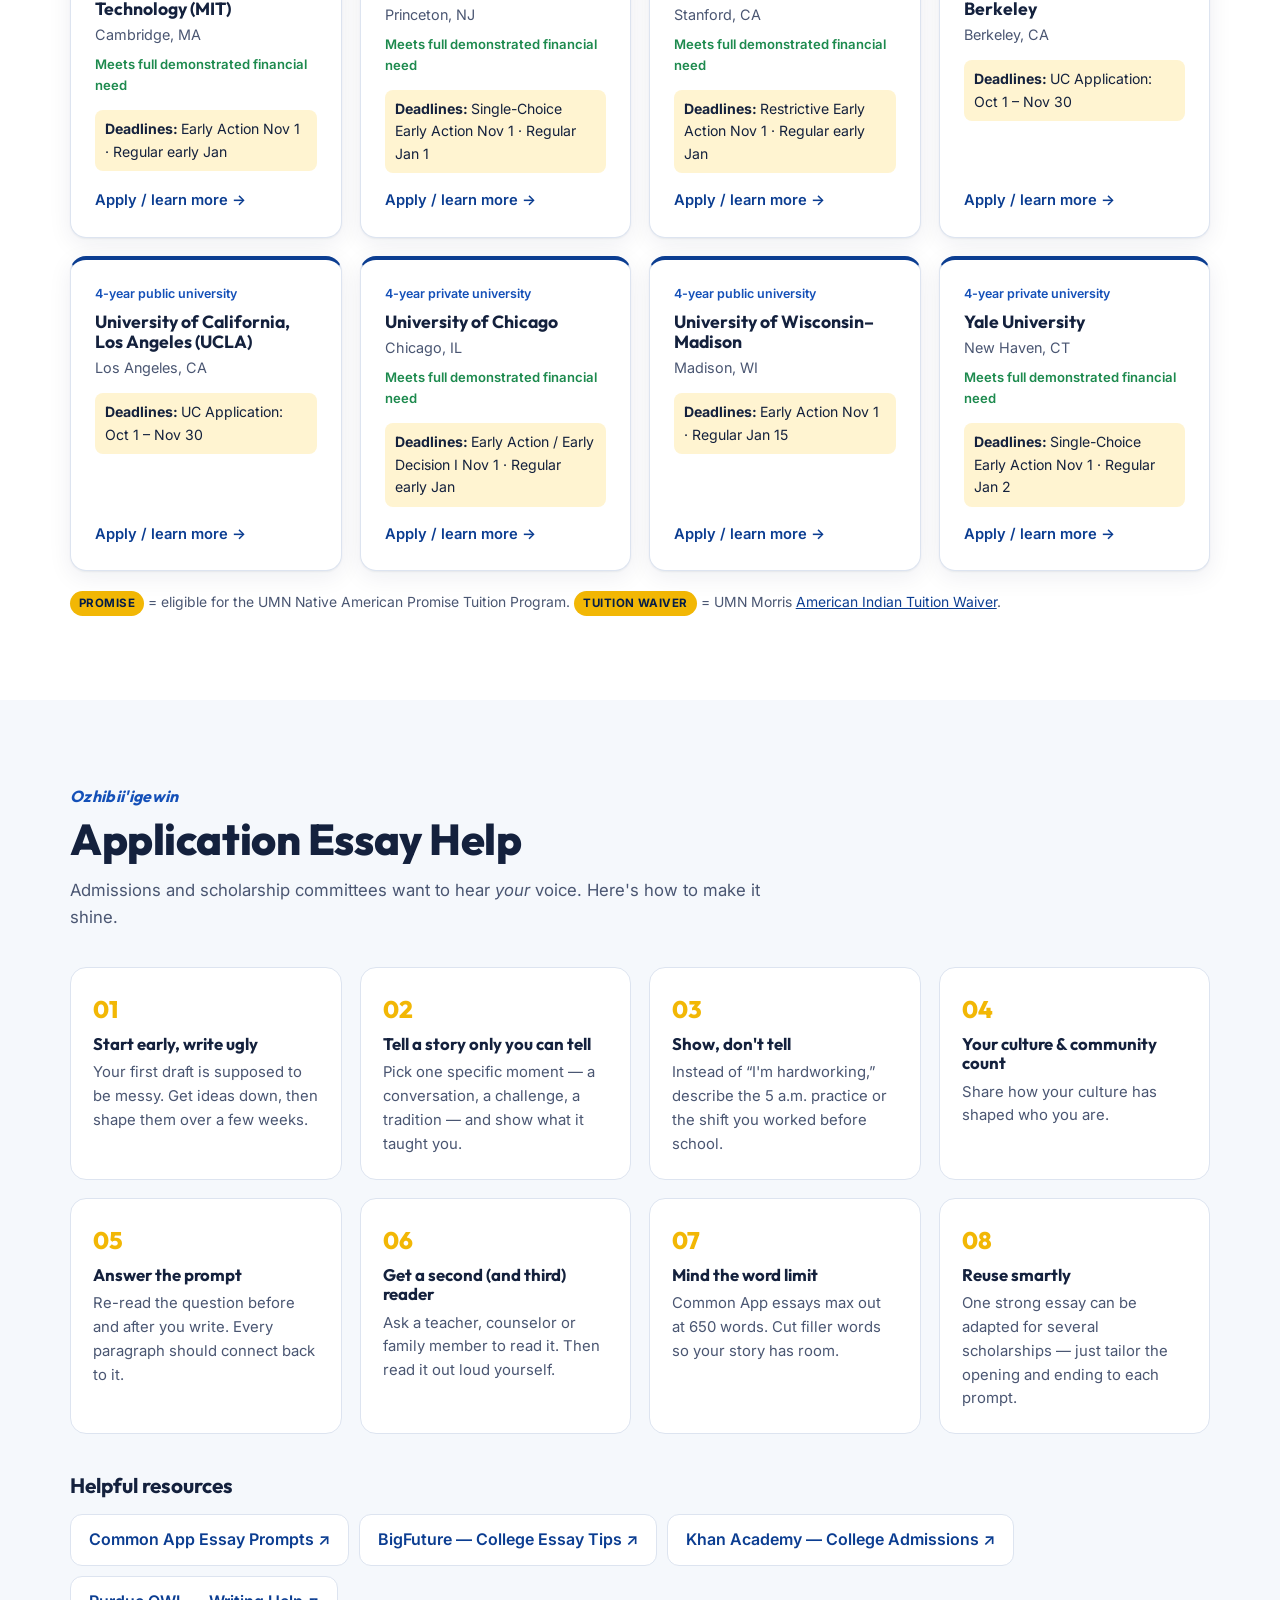
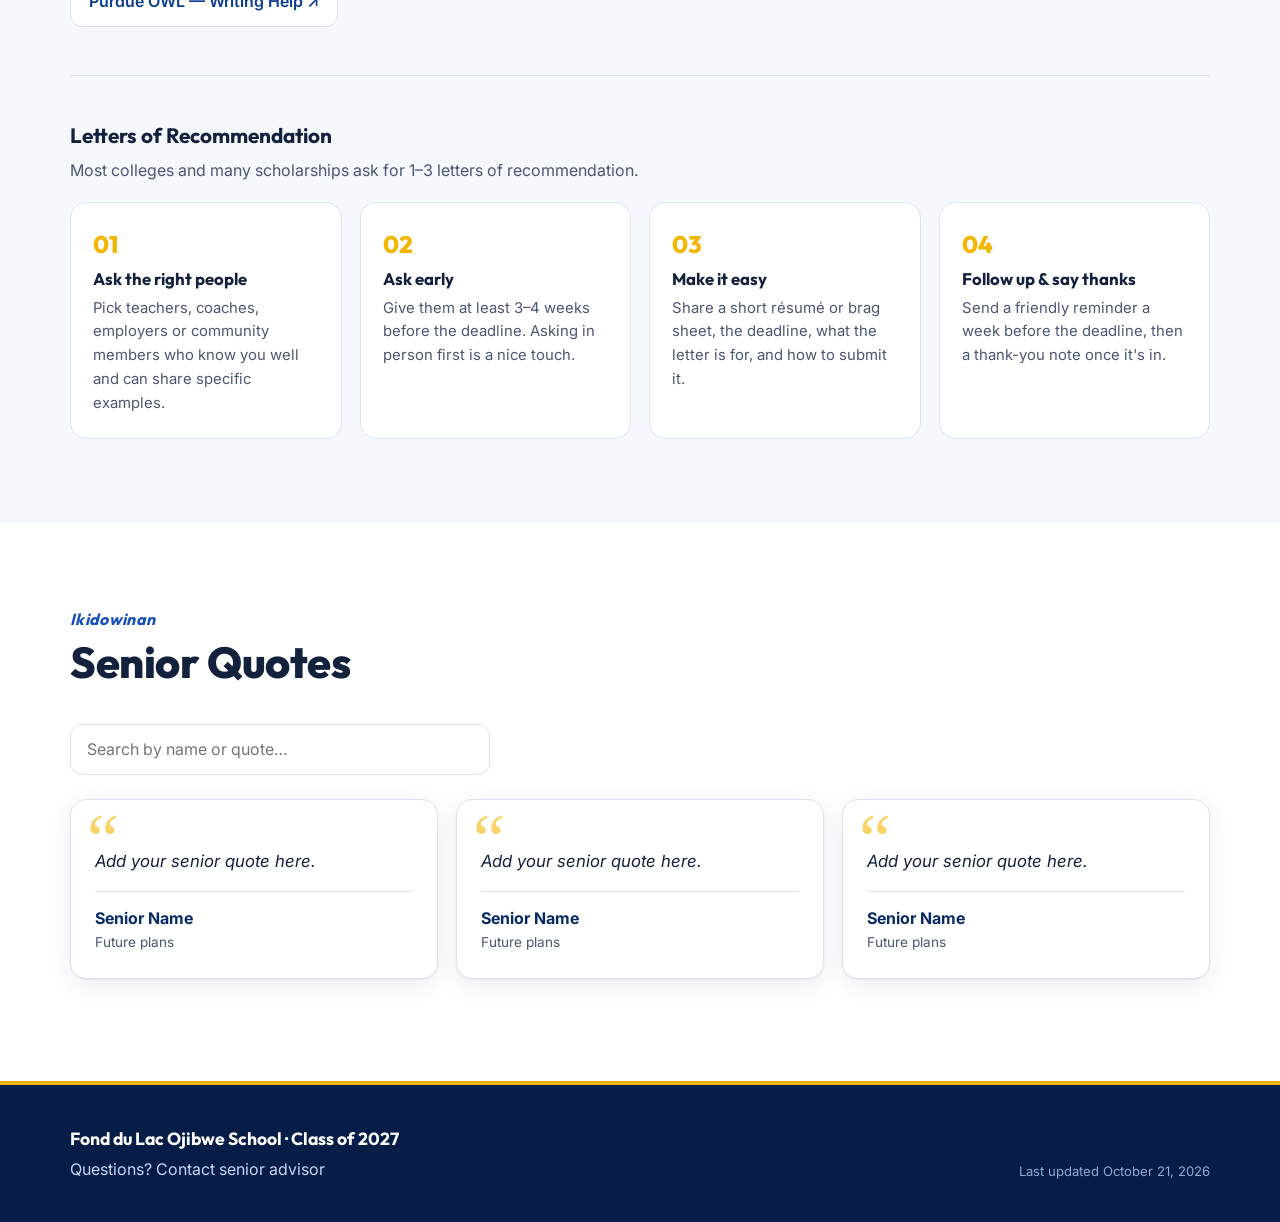
<file: public/index.html>
<!doctype html>
<html lang="en">
<head>
  <meta charset="utf-8">
  <meta name="viewport" content="width=device-width, initial-scale=1">
  <title>FDL Class of 2027</title>
  <meta name="description" content="The all-in-one hub for Fond du Lac Ojibwe School seniors, families, and staff: graduation countdown, deadlines, FAFSA, scholarships, college applications, and senior quotes.">
  <meta name="theme-color" content="#0b3d91">
  <meta property="og:type" content="website">
  <meta property="og:site_name" content="FDL Class of 2027">
  <meta property="og:title" content="FDL Class of 2027">
  <meta property="og:description" content="Graduation countdown, deadlines, FAFSA, scholarships, and college info for Fond du Lac Ojibwe School seniors and families.">
  <meta property="og:url" content="https://fdl-senior-website.michaelsayers.workers.dev/">
  <meta property="og:image" content="https://fdl-senior-website.michaelsayers.workers.dev/og-image.png">
  <meta property="og:image:width" content="1200">
  <meta property="og:image:height" content="630">
  <meta property="og:image:alt" content="FDL Class of 2027 in gold on a blue background">
  <meta name="twitter:card" content="summary_large_image">
  <link rel="icon" href="data:image/svg+xml,%3Csvg xmlns='http://www.w3.org/2000/svg' viewBox='0 0 64 64'%3E%3Crect width='64' height='64' rx='14' fill='%230b3d91'/%3E%3Cpath d='M32 14 6 26l26 12 26-12z' fill='%23f2b705'/%3E%3Cpath d='M16 31v10c0 4 7 8 16 8s16-4 16-8V31l-16 7z' fill='%23f2b705'/%3E%3C/svg%3E">
  <link rel="preconnect" href="https://fonts.googleapis.com">
  <link rel="preconnect" href="https://fonts.gstatic.com" crossorigin>
  <link href="https://fonts.googleapis.com/css2?family=Inter:wght@400;500;600;700&family=Outfit:wght@600;700;800&display=swap" rel="stylesheet">
  <link rel="stylesheet" href="css/styles.css">
</head>
<body>
  <a class="skip-link" href="#main">Skip to content</a>

  <header class="site-header">
    <div class="container header-inner">
      <a class="brand" href="#top">
        <span class="brand-mark" aria-hidden="true">FDL</span>
        <span class="brand-text">Class of <span data-class-year>2027</span></span>
      </a>
      <button class="nav-toggle" aria-expanded="false" aria-controls="site-nav">
        <span class="sr-only">Menu</span>
        <span class="bar"></span><span class="bar"></span><span class="bar"></span>
      </button>
      <nav id="site-nav" class="site-nav" aria-label="Main">
        <a href="#deadlines">Deadlines</a>
        <a href="#checklist">Checklist</a>
        <a href="#fafsa">FAFSA</a>
        <a href="#scholarships">Scholarships</a>
        <a href="#tribes">Tribal Contacts</a>
        <a href="#promise">UMN Promise</a>
        <a href="#colleges">Colleges</a>
        <a href="#essays">Essays</a>
        <a href="#quotes">Quotes</a>
      </nav>
    </div>
  </header>

  <main id="main">
    <!-- HERO / COUNTDOWN -->
    <section class="hero" id="top">
      <div class="container hero-inner">
        <p class="ojibwe-greet" data-ojibwe="hero" hidden></p>
        <p class="eyebrow" data-school-name>Fond du Lac Ojibwe School</p>
        <h1>Class of <span class="gold" data-class-year>2027</span></h1>

        <div class="countdown" role="timer" aria-live="off" aria-label="Countdown to graduation">
          <div class="cd-unit"><span class="cd-num" data-cd="days">--</span><span class="cd-label">Days</span></div>
          <div class="cd-unit"><span class="cd-num" data-cd="hours">--</span><span class="cd-label">Hours</span></div>
          <div class="cd-unit"><span class="cd-num" data-cd="minutes">--</span><span class="cd-label">Minutes</span></div>
          <div class="cd-unit"><span class="cd-num" data-cd="seconds">--</span><span class="cd-label">Seconds</span></div>
        </div>
        <p class="cd-done" hidden>Congratulations, graduates! 🎓</p>

        <div class="grad-card">
          <div class="grad-item">
            <span class="grad-label">Date</span>
            <span class="grad-value" data-grad-date>—</span>
          </div>
          <div class="grad-item">
            <span class="grad-label">Time</span>
            <span class="grad-value" data-grad-time>—</span>
          </div>
          <div class="grad-item">
            <span class="grad-label">Location</span>
            <span class="grad-value" data-grad-location>—</span>
            <span class="grad-sub" data-grad-address></span>
          </div>
        </div>
      </div>
      <div class="hero-stripe" aria-hidden="true"></div>
    </section>

    <!-- DEADLINES -->
    <section class="section" id="deadlines">
      <div class="container">
        <div class="section-head">
          <p class="eyebrow" data-ojibwe="deadlines">Stay on track</p>
          <h2>Deadline Board</h2>
          <p class="section-sub">Every important date in one place. Sorted soonest first.</p>
        </div>

        <div class="next-up" data-next-up></div>

        <div class="filter-bar" role="group" aria-label="Filter deadlines">
          <button class="chip is-active" data-filter="all" aria-pressed="true">All</button>
          <button class="chip" data-filter="fafsa" aria-pressed="false">FAFSA</button>
          <button class="chip" data-filter="scholarship" aria-pressed="false">Scholarships</button>
          <button class="chip" data-filter="college" aria-pressed="false">College Apps</button>
          <button class="chip" data-filter="school" aria-pressed="false">School</button>
          <label class="toggle">
            <input type="checkbox" data-show-past>
            <span>Show past</span>
          </label>
        </div>

        <ol class="deadline-list" data-deadline-list></ol>
        <p class="empty" data-deadline-empty hidden>No deadlines match this filter.</p>
        <div class="deadline-footer">
          <p class="fine-print">Dates tagged <span class="tag tag-verify">Confirm date</span> follow each program's usual yearly schedule — always double-check on the official site.</p>
          <button class="btn btn-blue btn-sm" type="button" data-cal-all>Add all upcoming to calendar</button>
        </div>
      </div>
    </section>

    <!-- CHECKLIST -->
    <section class="section section-alt" id="checklist">
      <div class="container">
        <div class="section-head">
          <p class="eyebrow" data-ojibwe="checklist">Your to-do list</p>
          <h2>Senior Checklist</h2>
          <p class="section-sub">Check things off as you go. Your progress is saved on this device only.</p>
        </div>
        <div class="checklist-progress">
          <div class="progress-text"><strong data-check-count>0</strong> of <span data-check-total>0</span> done</div>
          <div class="progress-track" role="progressbar" aria-label="Checklist progress" aria-valuemin="0" aria-valuemax="100" aria-valuenow="0" data-check-bar><span class="progress-fill"></span></div>
          <button class="link-btn" type="button" data-check-reset>Reset</button>
        </div>
        <div class="checklist-grid" data-checklist></div>
      </div>
    </section>

    <!-- FAFSA -->
    <section class="section section-alt" id="fafsa">
      <div class="container">
        <div class="section-head">
          <p class="eyebrow" data-ojibwe="fafsa">Financial aid</p>
          <h2>FAFSA</h2>
          <p class="section-sub">The Free Application for Federal Student Aid unlocks federal, state, tribal and college aid. <strong>Most scholarships require it — do it first.</strong></p>
        </div>

        <div class="fafsa-grid">
          <div class="card fafsa-steps">
            <h3>How to file</h3>
            <ol class="steps" data-fafsa-steps></ol>
          </div>
          <div class="fafsa-side">
            <div class="card card-blue">
              <h3>2027–28 FAFSA</h3>
              <p>Open now for students starting college in fall 2027.</p>
              <a class="btn btn-gold" data-fafsa-apply target="_blank" rel="noopener">Start the FAFSA</a>
              <a class="btn btn-ghost-light" data-fafsa-fsaid target="_blank" rel="noopener">Create FSA ID</a>
            </div>
          </div>
        </div>
      </div>
    </section>

    <!-- SCHOLARSHIPS -->
    <section class="section" id="scholarships">
      <div class="container">
        <div class="section-head">
          <p class="eyebrow" data-ojibwe="scholarships">Free money</p>
          <h2>Scholarships</h2>
          <p class="section-sub">Apply to as many as you qualify for — awards stack.</p>
        </div>
        <div class="callout">
          <span class="callout-icon" aria-hidden="true">!</span>
          <div>
            <p class="callout-title">Get your proof of tribal enrollment now</p>
            <p>The UMN Promise, Minnesota Indian Scholarship, Cobell, and American Indian College Fund all ask for proof of tribal enrollment or descendancy. Request it from your tribe's enrollment office early — it can take a few weeks. <a href="#tribes">Find your tribe's contacts</a>.</p>
          </div>
        </div>
        <div class="scholarship-grid" data-scholarships></div>
      </div>
    </section>

    <!-- TRIBAL CONTACTS -->
    <section class="section section-alt" id="tribes">
      <div class="container">
        <div class="section-head">
          <p class="eyebrow" data-ojibwe="tribes">Enrollment &amp; tribal aid</p>
          <h2>Minnesota Chippewa Tribe Contacts</h2>
          <p class="section-sub">Where to request proof of enrollment and apply for your band's higher education funding. Enrolled in a different tribe? Contact your own tribe's enrollment and education offices.</p>
        </div>
        <div class="tribe-grid" data-tribes></div>
        <p class="fine-print">Contacts are from each tribe's official website. Call ahead to confirm, since phone numbers and staff change.</p>
      </div>
    </section>

    <!-- UMN PROMISE -->
    <section class="section section-blue" id="promise">
      <div class="container">
        <div class="section-head light">
          <p class="eyebrow" data-ojibwe="promise">Tuition covered</p>
          <h2>UMN Native American Promise Tuition Program</h2>
          <p class="section-sub">The University of Minnesota covers <strong>100% of tuition</strong> for eligible students who are citizens of one of Minnesota's 11 federally recognized Tribal Nations — including the Fond du Lac Band.</p>
        </div>

        <div class="promise-grid">
          <div class="promise-card">
            <h3>Who qualifies</h3>
            <ul class="check-list">
              <li>Citizen of one of Minnesota's 11 federally recognized Tribal Nations</li>
              <li>Admitted to UMN Crookston, Duluth, Rochester, or Twin Cities</li>
              <li>First-time, degree-seeking undergraduate (or transfer from a MN Tribal college)</li>
              <li>Family income of $125,000 or less</li>
              <li>Enrolled full-time (12+ credits; 15 recommended)</li>
            </ul>
          </div>
          <div class="promise-card">
            <h3>What it covers</h3>
            <ul class="check-list">
              <li>Full tuition for fall &amp; spring semesters</li>
              <li>Up to 4 years for first-year students</li>
              <li>Other grants &amp; scholarships apply first; Promise covers what's left</li>
            </ul>
            <p class="promise-note">Does not cover housing, fees, books, or summer courses — apply for other scholarships to help with those.</p>
          </div>
          <div class="promise-card">
            <h3>How to get it</h3>
            <ol class="steps steps-light">
              <li>Apply for admission to a participating UMN campus</li>
              <li>Complete the FAFSA (and renew every year)</li>
              <li>Submit the American Indian Scholars Program application</li>
              <li>Turn in the Tribal Affiliation form with proof of tribal citizenship</li>
            </ol>
            <p class="promise-note">Finish the FAFSA and Scholars application within 30 days of your first term starting.</p>
          </div>
        </div>
        <div class="promise-actions">
          <a class="btn btn-gold" href="https://www.umn.edu/native-american-promise-tuition-program" target="_blank" rel="noopener">Program details</a>
          <a class="btn btn-ghost-light" href="https://z.umn.edu/AmericanIndianScholars" target="_blank" rel="noopener">American Indian Scholars application</a>
        </div>
        <p class="promise-note center">Going to UMN Morris? Morris has its own <a href="https://morris.umn.edu/costs-aid/financial-aid/grants-waivers/american-indian-tuition-waiver" target="_blank" rel="noopener">American Indian Tuition Waiver</a> that covers tuition for enrolled members (and certain descendants) of federally recognized tribes.</p>
      </div>
    </section>

    <!-- COLLEGES -->
    <section class="section" id="colleges">
      <div class="container">
        <div class="section-head">
          <p class="eyebrow" data-ojibwe="colleges">Where to next</p>
          <h2>College Applications</h2>
          <p class="section-sub">Schools close to home and across the country. Many accept the <a href="https://www.commonapp.org" target="_blank" rel="noopener">Common App</a>. Ask your counselor about application fee waivers.</p>
        </div>
        <div data-colleges></div>
        <p class="fine-print"><span class="tag tag-promise">Promise</span> = eligible for the UMN Native American Promise Tuition Program. <span class="tag tag-promise">Tuition Waiver</span> = UMN Morris <a href="https://morris.umn.edu/costs-aid/financial-aid/grants-waivers/american-indian-tuition-waiver" target="_blank" rel="noopener">American Indian Tuition Waiver</a>.</p>
      </div>
    </section>

    <!-- ESSAYS -->
    <section class="section section-alt" id="essays">
      <div class="container">
        <div class="section-head">
          <p class="eyebrow" data-ojibwe="essays">Tell your story</p>
          <h2>Application Essay Help</h2>
          <p class="section-sub">Admissions and scholarship committees want to hear <em>your</em> voice. Here's how to make it shine.</p>
        </div>
        <div class="tips-grid" data-essay-tips></div>
        <h3 class="sub-head">Helpful resources</h3>
        <div class="resource-list" data-essay-resources></div>

        <div class="letters">
          <h3 class="sub-head">Letters of Recommendation</h3>
          <p class="letters-intro" data-letters-intro></p>
          <div class="tips-grid" data-letters-tips></div>
        </div>
      </div>
    </section>

    <!-- QUOTES -->
    <section class="section" id="quotes">
      <div class="container">
        <div class="section-head">
          <p class="eyebrow" data-ojibwe="quotes">In their words</p>
          <h2>Senior Quotes</h2>
        </div>
        <div class="quote-search">
          <label for="quote-filter" class="sr-only">Search senior quotes</label>
          <input id="quote-filter" type="search" placeholder="Search by name or quote…" data-quote-filter>
        </div>
        <div class="quote-grid" data-quotes></div>
        <p class="empty" data-quotes-empty hidden>No quotes match your search.</p>
      </div>
    </section>

    <!-- CONTACT -->
    <section class="section section-alt" id="contact" hidden>
      <div class="container">
        <div class="contact-card">
          <div>
            <p class="eyebrow">Questions?</p>
            <h2 data-contact-title>Senior Advisor</h2>
            <p class="contact-name" data-contact-name></p>
          </div>
          <dl class="contact-list" data-contact-list></dl>
        </div>
      </div>
    </section>
  </main>

  <footer class="site-footer">
    <div class="container footer-inner">
      <div>
        <p class="footer-brand"><span data-school-name>Fond du Lac Ojibwe School</span> · Class of <span data-class-year>2027</span></p>
        <p data-contact-note></p>
      </div>
      <p class="footer-updated" data-last-updated></p>
    </div>
  </footer>

  <script src="js/data.js"></script>
  <script src="js/main.js"></script>
</body>
</html>
</file>
<file: css/styles.css>
/* ============================================================
   FDL Class Hub — Blue (primary) & Gold (secondary)
   ============================================================ */
:root {
  --blue-900: #051d47;
  --blue-800: #072a66;
  --blue-700: #0b3d91;
  --blue-600: #1450b8;
  --blue-100: #e6eefb;
  --blue-50: #f3f7fd;
  --gold-500: #f2b705;
  --gold-400: #ffc928;
  --gold-100: #fff4d1;

  --ink: #14213d;
  --ink-soft: #4a5672;
  --line: #dde4f0;
  --bg: #ffffff;
  --bg-alt: #f5f8fc;

  --red: #d23b3b;
  --red-bg: #fdecec;
  --amber: #b77900;
  --amber-bg: #fff4d6;
  --green: #1d8a4e;
  --green-bg: #e3f5ea;

  --radius: 16px;
  --radius-sm: 10px;
  --shadow: 0 1px 2px rgba(5, 29, 71, 0.06), 0 6px 24px rgba(5, 29, 71, 0.07);
  --shadow-lg: 0 12px 40px rgba(5, 29, 71, 0.16);
  --font: "Inter", system-ui, -apple-system, "Segoe UI", Roboto, sans-serif;
  --font-display: "Outfit", var(--font);
  --header-h: 68px;
}

*, *::before, *::after { box-sizing: border-box; }
html { scroll-behavior: smooth; scroll-padding-top: calc(var(--header-h) + 12px); }
body {
  margin: 0;
  font-family: var(--font);
  color: var(--ink);
  background: var(--bg);
  line-height: 1.6;
  -webkit-font-smoothing: antialiased;
}
img { max-width: 100%; }
a { color: var(--blue-700); }
a:hover { color: var(--blue-600); }
h1, h2, h3 { font-family: var(--font-display); line-height: 1.15; margin: 0; }
p { margin: 0; }
[hidden] { display: none !important; }

.container { width: min(1140px, 100% - 32px); margin-inline: auto; }

.sr-only {
  position: absolute; width: 1px; height: 1px; padding: 0; margin: -1px;
  overflow: hidden; clip: rect(0 0 0 0); white-space: nowrap; border: 0;
}
.skip-link {
  position: absolute; left: 12px; top: -48px; z-index: 100;
  background: var(--gold-500); color: var(--blue-900); padding: 10px 16px;
  border-radius: 8px; font-weight: 600; text-decoration: none;
}
.skip-link:focus { top: 12px; }
:focus-visible { outline: 3px solid var(--gold-500); outline-offset: 2px; border-radius: 4px; }

/* ---------- Header ---------- */
.site-header {
  position: sticky; top: 0; z-index: 50;
  background: rgba(7, 42, 102, 0.96);
  backdrop-filter: saturate(160%) blur(10px);
  border-bottom: 3px solid var(--gold-500);
}
.header-inner { display: flex; align-items: center; justify-content: space-between; height: var(--header-h); }
.brand { display: flex; align-items: center; gap: 10px; color: #fff; text-decoration: none; }
.brand:hover { color: #fff; }
.brand-mark {
  display: grid; place-items: center; width: 42px; height: 42px; border-radius: 12px;
  background: var(--gold-500); color: var(--blue-900);
  font-family: var(--font-display); font-weight: 800; font-size: 0.95rem; letter-spacing: 0.02em;
}
.brand-text { font-family: var(--font-display); font-weight: 700; font-size: 1.15rem; }

.site-nav { display: flex; gap: 4px; }
.site-nav a {
  color: #dbe6ff; text-decoration: none; font-weight: 500; font-size: 0.93rem;
  padding: 8px 12px; border-radius: 8px; transition: background 0.15s, color 0.15s;
}
.site-nav a:hover { background: rgba(255, 255, 255, 0.1); color: #fff; }

.nav-toggle {
  display: none; background: none; border: 0; padding: 10px; cursor: pointer;
  flex-direction: column; gap: 5px;
}
.nav-toggle .bar { display: block; width: 24px; height: 2px; background: #fff; border-radius: 2px; transition: transform 0.2s, opacity 0.2s; }
.nav-toggle[aria-expanded="true"] .bar:nth-child(2) { transform: translateY(7px) rotate(45deg); }
.nav-toggle[aria-expanded="true"] .bar:nth-child(3) { opacity: 0; }
.nav-toggle[aria-expanded="true"] .bar:nth-child(4) { transform: translateY(-7px) rotate(-45deg); }

@media (max-width: 900px) {
  .nav-toggle { display: flex; }
  .site-nav {
    position: absolute; top: calc(var(--header-h) + 3px); left: 0; right: 0;
    flex-direction: column; gap: 0; padding: 8px 16px 16px;
    background: var(--blue-800); box-shadow: var(--shadow-lg);
    display: none;
  }
  .site-nav.is-open { display: flex; }
  .site-nav a { padding: 12px; font-size: 1rem; }
}

/* ---------- Buttons, tags, chips ---------- */
.btn {
  display: inline-flex; align-items: center; justify-content: center; gap: 8px;
  padding: 12px 22px; border-radius: 999px; font-weight: 600; text-decoration: none;
  border: 2px solid transparent; transition: transform 0.15s, box-shadow 0.15s, background 0.15s;
  font-size: 0.97rem;
}
.btn:hover { transform: translateY(-1px); }
.btn-gold { background: var(--gold-500); color: var(--blue-900); }
.btn-gold:hover { background: var(--gold-400); color: var(--blue-900); box-shadow: 0 6px 18px rgba(242, 183, 5, 0.4); }
.btn-blue { background: var(--blue-700); color: #fff; }
.btn-blue:hover { background: var(--blue-600); color: #fff; }
.btn-ghost-light { border-color: rgba(255, 255, 255, 0.5); color: #fff; }
.btn-ghost-light:hover { background: rgba(255, 255, 255, 0.1); color: #fff; }
.btn-sm { padding: 8px 16px; font-size: 0.88rem; }

.tag {
  display: inline-block; font-size: 0.72rem; font-weight: 700; letter-spacing: 0.04em;
  text-transform: uppercase; padding: 3px 9px; border-radius: 999px; white-space: nowrap;
}
.tag-fafsa { background: var(--blue-100); color: var(--blue-700); }
.tag-scholarship { background: var(--gold-100); color: #8a6200; }
.tag-college { background: #ece8fb; color: #4b36a8; }
.tag-school { background: var(--blue-700); color: #fff; }
.tag-opens { background: var(--green-bg); color: var(--green); }
.tag-verify { background: #f1f3f7; color: var(--ink-soft); border: 1px dashed #b3bccd; }
.tag-promise { background: var(--gold-500); color: var(--blue-900); }

.chip {
  font: inherit; font-size: 0.9rem; font-weight: 600; cursor: pointer;
  padding: 8px 16px; border-radius: 999px; border: 1.5px solid var(--line);
  background: #fff; color: var(--ink-soft); transition: all 0.15s;
}
.chip:hover { border-color: var(--blue-600); color: var(--blue-700); }
.chip.is-active { background: var(--blue-700); border-color: var(--blue-700); color: #fff; }

/* ---------- Hero ---------- */
.hero {
  position: relative; overflow: hidden; color: #fff; text-align: center;
  background:
    radial-gradient(circle at 15% 20%, rgba(242, 183, 5, 0.18), transparent 40%),
    radial-gradient(circle at 85% 80%, rgba(20, 80, 184, 0.6), transparent 45%),
    linear-gradient(160deg, var(--blue-800), var(--blue-900));
}
.hero-inner { padding: 72px 0 80px; }
.hero h1 { font-size: clamp(2.6rem, 8vw, 5rem); font-weight: 800; letter-spacing: -0.02em; margin: 6px 0 10px; }
.gold { color: var(--gold-500); }
.eyebrow {
  font-size: 0.8rem; font-weight: 700; letter-spacing: 0.14em; text-transform: uppercase; color: var(--gold-500);
}
.section .eyebrow { color: var(--blue-600); }
.section-blue .eyebrow { color: var(--gold-500); }

.countdown {
  display: grid; grid-template-columns: repeat(4, minmax(0, 1fr)); gap: 14px;
  max-width: 640px; margin: 40px auto 0;
}
.cd-unit {
  background: rgba(255, 255, 255, 0.07); border: 1px solid rgba(255, 255, 255, 0.14);
  border-radius: var(--radius); padding: 20px 8px 16px;
  display: flex; flex-direction: column; align-items: center;
}
.cd-num {
  font-family: var(--font-display); font-weight: 800; font-size: clamp(2rem, 7vw, 3.4rem);
  line-height: 1; color: var(--gold-500); font-variant-numeric: tabular-nums;
}
.cd-label { margin-top: 8px; font-size: 0.78rem; font-weight: 600; letter-spacing: 0.12em; text-transform: uppercase; color: #c9d6f5; }
.cd-done { margin-top: 36px; font-family: var(--font-display); font-size: 2rem; font-weight: 700; color: var(--gold-500); }

.grad-card {
  display: grid; grid-template-columns: repeat(3, minmax(0, 1fr));
  max-width: 820px; margin: 28px auto 0; background: #fff; color: var(--ink);
  border-radius: var(--radius); box-shadow: var(--shadow-lg); overflow: hidden;
}
.grad-item { padding: 20px 18px; display: flex; flex-direction: column; gap: 2px; }
.grad-item + .grad-item { border-left: 1px solid var(--line); }
.grad-label { font-size: 0.75rem; font-weight: 700; letter-spacing: 0.1em; text-transform: uppercase; color: var(--blue-600); }
.grad-value { font-family: var(--font-display); font-weight: 700; font-size: 1.15rem; }
.grad-sub { font-size: 0.85rem; color: var(--ink-soft); }

.hero-stripe {
  height: 10px;
  background: repeating-linear-gradient(90deg, var(--gold-500) 0 40px, var(--blue-600) 40px 80px);
}

@media (max-width: 640px) {
  .hero-inner { padding: 48px 0 56px; }
  .countdown { gap: 8px; }
  .cd-unit { padding: 14px 4px 12px; border-radius: 12px; }
  .cd-label { font-size: 0.65rem; letter-spacing: 0.08em; }
  .grad-card { grid-template-columns: 1fr; }
  .grad-item + .grad-item { border-left: 0; border-top: 1px solid var(--line); }
}

/* ---------- Sections ---------- */
.section { padding: 84px 0; }
.section-alt { background: var(--bg-alt); }
.section-blue { background: linear-gradient(160deg, var(--blue-700), var(--blue-900)); color: #fff; }
.section-head { max-width: 720px; margin-bottom: 36px; }
.section-head h2 { font-size: clamp(1.9rem, 4.5vw, 2.7rem); font-weight: 800; margin: 6px 0 12px; letter-spacing: -0.01em; }
.section-sub { color: var(--ink-soft); font-size: 1.05rem; }
.section-head.light .section-sub { color: #d5e0fa; }
.section-head.light strong { color: var(--gold-500); }
.sub-head { font-size: 1.3rem; margin: 40px 0 16px; }
.fine-print { margin-top: 20px; font-size: 0.87rem; color: var(--ink-soft); }
.empty { padding: 32px; text-align: center; color: var(--ink-soft); }

@media (max-width: 640px) { .section { padding: 60px 0; } }

.card {
  position: relative; background: #fff; border: 1px solid var(--line);
  border-radius: var(--radius); padding: 24px; box-shadow: var(--shadow);
}
.card h3 { font-size: 1.2rem; margin-bottom: 10px; }
.card-blue { background: var(--blue-700); border-color: var(--blue-700); color: #fff; }
.card-blue p { color: #d5e0fa; margin-bottom: 18px; }
.card-blue .btn { margin: 0 8px 8px 0; }

/* ---------- Deadlines ---------- */
.next-up-card {
  display: flex; align-items: center; justify-content: space-between; gap: 20px;
  background: linear-gradient(120deg, var(--blue-700), var(--blue-600));
  color: #fff; border-radius: var(--radius); padding: 24px 28px; margin-bottom: 28px;
  box-shadow: var(--shadow-lg); border-left: 6px solid var(--gold-500);
}
.next-up-label { font-size: 0.78rem; font-weight: 700; letter-spacing: 0.12em; text-transform: uppercase; color: var(--gold-500); }
.next-up-title { font-family: var(--font-display); font-size: 1.45rem; font-weight: 700; margin: 4px 0; }
.next-up-date { color: #d5e0fa; }
.next-up-count { text-align: center; flex-shrink: 0; }
.next-up-num { display: block; font-family: var(--font-display); font-size: 3.2rem; font-weight: 800; line-height: 1; color: var(--gold-500); }
.next-up-unit { font-size: 0.85rem; color: #d5e0fa; }

.filter-bar { display: flex; flex-wrap: wrap; align-items: center; gap: 8px; margin-bottom: 22px; }
.toggle { margin-left: auto; display: inline-flex; align-items: center; gap: 8px; font-size: 0.9rem; color: var(--ink-soft); cursor: pointer; }
.toggle input { width: 18px; height: 18px; accent-color: var(--blue-700); }

.deadline-list { list-style: none; margin: 0; padding: 0; display: grid; gap: 12px; }
.deadline {
  display: grid; grid-template-columns: 76px 1fr auto; gap: 20px; align-items: center;
  background: #fff; border: 1px solid var(--line); border-radius: var(--radius);
  padding: 16px 20px 16px 16px; box-shadow: var(--shadow);
  border-left: 5px solid var(--blue-100);
  transition: transform 0.15s, box-shadow 0.15s;
}
.deadline:hover { transform: translateY(-2px); box-shadow: var(--shadow-lg); }
.deadline--urgent { border-left-color: var(--red); }
.deadline--soon { border-left-color: var(--gold-500); }
.deadline--later { border-left-color: var(--blue-600); }
.deadline--open { border-left-color: var(--green); }
.deadline--past { opacity: 0.55; border-left-color: #c3cad8; }
.deadline--past:hover { transform: none; }

.deadline-date {
  display: flex; flex-direction: column; align-items: center; justify-content: center;
  background: var(--blue-50); border-radius: 12px; padding: 10px 0; line-height: 1;
}
.dd-month { font-size: 0.75rem; font-weight: 700; text-transform: uppercase; letter-spacing: 0.08em; color: var(--blue-600); }
.dd-day { font-family: var(--font-display); font-size: 1.9rem; font-weight: 800; color: var(--blue-800); margin: 4px 0 3px; }
.dd-year { font-size: 0.7rem; color: var(--ink-soft); }

.deadline-tags { display: flex; flex-wrap: wrap; gap: 6px; margin-bottom: 6px; }
.deadline-title { font-size: 1.08rem; font-weight: 700; }
.deadline-desc { color: var(--ink-soft); font-size: 0.93rem; margin-top: 3px; }
.deadline-link { display: inline-block; margin-top: 6px; font-size: 0.88rem; font-weight: 600; text-decoration: none; }

.deadline-status {
  display: inline-flex; align-items: center; gap: 8px; white-space: nowrap;
  font-size: 0.85rem; font-weight: 700; padding: 7px 14px; border-radius: 999px;
}
.status-dot { width: 8px; height: 8px; border-radius: 50%; background: currentColor; }
.status-urgent { background: var(--red-bg); color: var(--red); }
.status-urgent .status-dot { animation: pulse 1.6s infinite; }
.status-soon { background: var(--amber-bg); color: var(--amber); }
.status-later { background: var(--blue-100); color: var(--blue-700); }
.status-open { background: var(--green-bg); color: var(--green); }
.status-past { background: #eef0f4; color: #6b7487; }
@keyframes pulse { 0%, 100% { opacity: 1; } 50% { opacity: 0.3; } }

@media (max-width: 640px) {
  .next-up-card { padding: 20px; }
  .next-up-title { font-size: 1.2rem; }
  .next-up-num { font-size: 2.5rem; }
  .toggle { margin-left: 0; width: 100%; }
  .deadline { grid-template-columns: 62px 1fr; gap: 14px; padding: 14px; }
  .deadline-status { grid-column: 2; justify-self: start; }
  .dd-day { font-size: 1.6rem; }
}

/* ---------- FAFSA ---------- */
.fafsa-grid { display: grid; grid-template-columns: 1.4fr 1fr; gap: 20px; }
.fafsa-side { display: grid; gap: 20px; align-content: start; }
.steps { counter-reset: step; list-style: none; padding: 0; margin: 0; display: grid; gap: 14px; }
.steps li { counter-increment: step; position: relative; padding-left: 46px; min-height: 32px; display: flex; align-items: center; }
.steps li::before {
  content: counter(step); position: absolute; left: 0; top: 0;
  width: 32px; height: 32px; border-radius: 50%; display: grid; place-items: center;
  background: var(--gold-500); color: var(--blue-900); font-weight: 800; font-size: 0.9rem;
}
.steps-light li::before { background: var(--gold-500); }
@media (max-width: 800px) { .fafsa-grid { grid-template-columns: 1fr; } }

/* ---------- Scholarships ---------- */
.scholarship-grid { display: grid; grid-template-columns: repeat(auto-fill, minmax(min(100%, 320px), 1fr)); gap: 20px; }
.scholarship { display: flex; flex-direction: column; gap: 10px; }
.scholarship h3 { margin-bottom: 0; }
.scholarship.is-featured { border: 2px solid var(--gold-500); }
.scholarship .btn { align-self: flex-start; margin-top: auto; }
.ribbon {
  position: absolute; top: 16px; right: 16px; background: var(--gold-500); color: var(--blue-900);
  font-size: 0.7rem; font-weight: 800; letter-spacing: 0.06em; text-transform: uppercase;
  padding: 4px 10px; border-radius: 999px;
}
.sch-org { font-size: 0.82rem; font-weight: 600; color: var(--blue-600); padding-right: 80px; }
.sch-meta { display: grid; grid-template-columns: 1fr 1fr; gap: 10px; margin: 4px 0; padding: 12px; background: var(--blue-50); border-radius: var(--radius-sm); }
.sch-meta dt { font-size: 0.7rem; font-weight: 700; letter-spacing: 0.08em; text-transform: uppercase; color: var(--ink-soft); }
.sch-meta dd { margin: 2px 0 0; font-weight: 600; font-size: 0.9rem; }
.sch-elig, .sch-how { font-size: 0.92rem; color: var(--ink-soft); }
.sch-elig strong, .sch-how strong { color: var(--ink); }
.sch-how { margin-bottom: 8px; }

/* ---------- UMN Promise ---------- */
.promise-grid { display: grid; grid-template-columns: repeat(3, minmax(0, 1fr)); gap: 20px; }
.promise-card {
  background: rgba(255, 255, 255, 0.07); border: 1px solid rgba(255, 255, 255, 0.16);
  border-radius: var(--radius); padding: 26px;
}
.promise-card h3 { font-size: 1.2rem; color: var(--gold-500); margin-bottom: 16px; }
.check-list { list-style: none; padding: 0; margin: 0; display: grid; gap: 10px; }
.check-list li { position: relative; padding-left: 28px; color: #e7eeff; }
.check-list li::before {
  content: ""; position: absolute; left: 0; top: 4px; width: 18px; height: 18px; border-radius: 50%;
  background: var(--gold-500) url("data:image/svg+xml,%3Csvg xmlns='http://www.w3.org/2000/svg' viewBox='0 0 20 20'%3E%3Cpath d='M5 10.5l3 3 7-7' fill='none' stroke='%23051d47' stroke-width='2.5' stroke-linecap='round' stroke-linejoin='round'/%3E%3C/svg%3E") center/12px no-repeat;
}
.promise-card .steps li { color: #e7eeff; }
.promise-note { margin-top: 16px; font-size: 0.87rem; color: #b9c8ee; }
.promise-note.center { text-align: center; }
.promise-actions { display: flex; flex-wrap: wrap; justify-content: center; gap: 12px; margin-top: 32px; }
@media (max-width: 900px) { .promise-grid { grid-template-columns: 1fr; } }

/* ---------- Colleges ---------- */
.college-grid { display: grid; grid-template-columns: repeat(auto-fill, minmax(min(100%, 250px), 1fr)); gap: 18px; }
.college { display: flex; flex-direction: column; gap: 4px; border-top: 4px solid var(--blue-700); transition: transform 0.15s, box-shadow 0.15s; }
.college:hover { transform: translateY(-3px); box-shadow: var(--shadow-lg); }
.college-top { display: flex; justify-content: space-between; align-items: center; gap: 8px; margin-bottom: 4px; }
.college-type { font-size: 0.78rem; font-weight: 600; color: var(--blue-600); }
.college h3 { font-size: 1.1rem; margin-bottom: 0; }
.college-loc { color: var(--ink-soft); font-size: 0.9rem; }
.college-deadline { font-size: 0.88rem; margin: 10px 0 12px; padding: 8px 10px; background: var(--gold-100); border-radius: 8px; }
.college-deadline span { font-weight: 700; }
.college-link { margin-top: auto; font-weight: 600; font-size: 0.92rem; text-decoration: none; }

/* ---------- Essays ---------- */
.tips-grid { display: grid; grid-template-columns: repeat(auto-fill, minmax(min(100%, 250px), 1fr)); gap: 18px; }
.tip { background: #fff; border-radius: var(--radius); padding: 22px; border: 1px solid var(--line); }
.tip-num { font-family: var(--font-display); font-weight: 800; font-size: 1.5rem; color: var(--gold-500); }
.tip h3 { font-size: 1.05rem; margin: 6px 0 8px; }
.tip p { font-size: 0.93rem; color: var(--ink-soft); }
.resource-list { display: flex; flex-wrap: wrap; gap: 10px; }
.resource {
  padding: 12px 18px; border-radius: 12px; background: #fff; border: 1.5px solid var(--line);
  font-weight: 600; text-decoration: none; color: var(--blue-700); transition: border-color 0.15s, background 0.15s;
}
.resource:hover { border-color: var(--blue-600); background: var(--blue-50); }

/* ---------- Quotes ---------- */
.quote-search { margin-bottom: 24px; }
.quote-search input {
  width: 100%; max-width: 420px; font: inherit; padding: 12px 16px; border-radius: 12px;
  border: 1.5px solid var(--line); background: #fff; color: var(--ink);
}
.quote-search input:focus { outline: none; border-color: var(--blue-600); box-shadow: 0 0 0 4px var(--blue-100); }
.quote-grid { columns: 3 280px; column-gap: 18px; }
.quote {
  break-inside: avoid; margin: 0 0 18px; background: #fff; border: 1px solid var(--line);
  border-radius: var(--radius); padding: 24px; box-shadow: var(--shadow); position: relative;
}
.quote::before {
  content: "\201C"; position: absolute; top: 4px; left: 16px;
  font-family: Georgia, serif; font-size: 4.5rem; line-height: 1; color: var(--gold-500); opacity: 0.6;
}
.quote blockquote { margin: 0; padding-top: 24px; font-size: 1.05rem; font-style: italic; }
.quote figcaption { margin-top: 16px; padding-top: 14px; border-top: 1px solid var(--line); display: flex; flex-direction: column; }
.quote-name { font-weight: 700; color: var(--blue-800); }
.quote-plans { font-size: 0.85rem; color: var(--ink-soft); }

/* ---------- Footer ---------- */
.site-footer { background: var(--blue-900); color: #c9d6f5; padding: 40px 0; border-top: 4px solid var(--gold-500); }
.footer-inner { display: flex; flex-wrap: wrap; justify-content: space-between; gap: 16px; }
.footer-brand { font-family: var(--font-display); font-weight: 700; color: #fff; font-size: 1.1rem; margin-bottom: 4px; }

@media (prefers-reduced-motion: reduce) {
  html { scroll-behavior: auto; }
  *, *::before, *::after { animation: none !important; transition: none !important; }
}
</file>
<file: public/css/styles.css>
/* ============================================================
   FDL Class Hub — Blue (primary) & Gold (secondary)
   ============================================================ */
:root {
  --blue-900: #051d47;
  --blue-800: #072a66;
  --blue-700: #0b3d91;
  --blue-600: #1450b8;
  --blue-100: #e6eefb;
  --blue-50: #f3f7fd;
  --gold-500: #f2b705;
  --gold-400: #ffc928;
  --gold-100: #fff4d1;

  --ink: #14213d;
  --ink-soft: #4a5672;
  --line: #dde4f0;
  --bg: #ffffff;
  --bg-alt: #f5f8fc;

  --red: #d23b3b;
  --red-bg: #fdecec;
  --amber: #b77900;
  --amber-bg: #fff4d6;
  --green: #1d8a4e;
  --green-bg: #e3f5ea;

  --radius: 16px;
  --radius-sm: 10px;
  --shadow: 0 1px 2px rgba(5, 29, 71, 0.06), 0 6px 24px rgba(5, 29, 71, 0.07);
  --shadow-lg: 0 12px 40px rgba(5, 29, 71, 0.16);
  --font: "Inter", system-ui, -apple-system, "Segoe UI", Roboto, sans-serif;
  --font-display: "Outfit", var(--font);
  --header-h: 68px;
}

*, *::before, *::after { box-sizing: border-box; }
html { scroll-behavior: smooth; scroll-padding-top: calc(var(--header-h) + 12px); }
body {
  margin: 0;
  font-family: var(--font);
  color: var(--ink);
  background: var(--bg);
  line-height: 1.6;
  -webkit-font-smoothing: antialiased;
}
img { max-width: 100%; }
a { color: var(--blue-700); }
a:hover { color: var(--blue-600); }
h1, h2, h3 { font-family: var(--font-display); line-height: 1.15; margin: 0; }
p { margin: 0; }
[hidden] { display: none !important; }

.container { width: min(1140px, 100% - 32px); margin-inline: auto; }

.sr-only {
  position: absolute; width: 1px; height: 1px; padding: 0; margin: -1px;
  overflow: hidden; clip: rect(0 0 0 0); white-space: nowrap; border: 0;
}
.skip-link {
  position: absolute; left: 12px; top: -48px; z-index: 100;
  background: var(--gold-500); color: var(--blue-900); padding: 10px 16px;
  border-radius: 8px; font-weight: 600; text-decoration: none;
}
.skip-link:focus { top: 12px; }
:focus-visible { outline: 3px solid var(--gold-500); outline-offset: 2px; border-radius: 4px; }

/* ---------- Header ---------- */
.site-header {
  position: sticky; top: 0; z-index: 50;
  background: rgba(7, 42, 102, 0.96);
  backdrop-filter: saturate(160%) blur(10px);
  border-bottom: 3px solid var(--gold-500);
}
.header-inner { display: flex; align-items: center; justify-content: space-between; height: var(--header-h); }
.brand { display: flex; align-items: center; gap: 10px; color: #fff; text-decoration: none; }
.brand:hover { color: #fff; }
.brand-mark {
  display: grid; place-items: center; width: 42px; height: 42px; border-radius: 12px;
  background: var(--gold-500); color: var(--blue-900);
  font-family: var(--font-display); font-weight: 800; font-size: 0.95rem; letter-spacing: 0.02em;
}
.brand-text { font-family: var(--font-display); font-weight: 700; font-size: 1.15rem; }

.site-nav { display: flex; gap: 4px; }
.site-nav a {
  color: #dbe6ff; text-decoration: none; font-weight: 500; font-size: 0.93rem;
  padding: 8px 12px; border-radius: 8px; transition: background 0.15s, color 0.15s;
}
.site-nav a:hover { background: rgba(255, 255, 255, 0.1); color: #fff; }

.nav-toggle {
  display: none; background: none; border: 0; padding: 10px; cursor: pointer;
  flex-direction: column; gap: 5px;
}
.nav-toggle .bar { display: block; width: 24px; height: 2px; background: #fff; border-radius: 2px; transition: transform 0.2s, opacity 0.2s; }
.nav-toggle[aria-expanded="true"] .bar:nth-child(2) { transform: translateY(7px) rotate(45deg); }
.nav-toggle[aria-expanded="true"] .bar:nth-child(3) { opacity: 0; }
.nav-toggle[aria-expanded="true"] .bar:nth-child(4) { transform: translateY(-7px) rotate(-45deg); }

@media (max-width: 1060px) {
  .nav-toggle { display: flex; }
  .site-nav {
    position: absolute; top: calc(var(--header-h) + 3px); left: 0; right: 0;
    flex-direction: column; gap: 0; padding: 8px 16px 16px;
    background: var(--blue-800); box-shadow: var(--shadow-lg);
    display: none;
  }
  .site-nav.is-open { display: flex; }
  .site-nav a { padding: 12px; font-size: 1rem; }
}

/* ---------- Buttons, tags, chips ---------- */
.btn {
  display: inline-flex; align-items: center; justify-content: center; gap: 8px;
  padding: 12px 22px; border-radius: 999px; font-weight: 600; text-decoration: none;
  border: 2px solid transparent; transition: transform 0.15s, box-shadow 0.15s, background 0.15s;
  font-size: 0.97rem;
}
.btn:hover { transform: translateY(-1px); }
.btn-gold { background: var(--gold-500); color: var(--blue-900); }
.btn-gold:hover { background: var(--gold-400); color: var(--blue-900); box-shadow: 0 6px 18px rgba(242, 183, 5, 0.4); }
.btn-blue { background: var(--blue-700); color: #fff; }
.btn-blue:hover { background: var(--blue-600); color: #fff; }
.btn-ghost-light { border-color: rgba(255, 255, 255, 0.5); color: #fff; }
.btn-ghost-light:hover { background: rgba(255, 255, 255, 0.1); color: #fff; }
.btn-sm { padding: 8px 16px; font-size: 0.88rem; }

.tag {
  display: inline-block; font-size: 0.72rem; font-weight: 700; letter-spacing: 0.04em;
  text-transform: uppercase; padding: 3px 9px; border-radius: 999px; white-space: nowrap;
}
.tag-fafsa { background: var(--blue-100); color: var(--blue-700); }
.tag-scholarship { background: var(--gold-100); color: #8a6200; }
.tag-college { background: #ece8fb; color: #4b36a8; }
.tag-school { background: var(--blue-700); color: #fff; }
.tag-opens { background: var(--green-bg); color: var(--green); }
.tag-verify { background: #f1f3f7; color: var(--ink-soft); border: 1px dashed #b3bccd; }
.tag-promise { background: var(--gold-500); color: var(--blue-900); }

.chip {
  font: inherit; font-size: 0.9rem; font-weight: 600; cursor: pointer;
  padding: 8px 16px; border-radius: 999px; border: 1.5px solid var(--line);
  background: #fff; color: var(--ink-soft); transition: all 0.15s;
}
.chip:hover { border-color: var(--blue-600); color: var(--blue-700); }
.chip.is-active { background: var(--blue-700); border-color: var(--blue-700); color: #fff; }

/* ---------- Hero ---------- */
.hero {
  position: relative; overflow: hidden; color: #fff; text-align: center;
  background:
    radial-gradient(circle at 15% 20%, rgba(242, 183, 5, 0.18), transparent 40%),
    radial-gradient(circle at 85% 80%, rgba(20, 80, 184, 0.6), transparent 45%),
    linear-gradient(160deg, var(--blue-800), var(--blue-900));
}
.hero-inner { padding: 72px 0 80px; }
.hero h1 { font-size: clamp(2.6rem, 8vw, 5rem); font-weight: 800; letter-spacing: -0.02em; margin: 6px 0 10px; }
.gold { color: var(--gold-500); }
.eyebrow {
  font-size: 0.8rem; font-weight: 700; letter-spacing: 0.14em; text-transform: uppercase; color: var(--gold-500);
}
.section .eyebrow { color: var(--blue-600); }
.section-blue .eyebrow { color: var(--gold-500); }

.countdown {
  display: grid; grid-template-columns: repeat(4, minmax(0, 1fr)); gap: 14px;
  max-width: 640px; margin: 40px auto 0;
}
.cd-unit {
  background: rgba(255, 255, 255, 0.07); border: 1px solid rgba(255, 255, 255, 0.14);
  border-radius: var(--radius); padding: 20px 8px 16px;
  display: flex; flex-direction: column; align-items: center;
}
.cd-num {
  font-family: var(--font-display); font-weight: 800; font-size: clamp(2rem, 7vw, 3.4rem);
  line-height: 1; color: var(--gold-500); font-variant-numeric: tabular-nums;
}
.cd-label { margin-top: 8px; font-size: 0.78rem; font-weight: 600; letter-spacing: 0.12em; text-transform: uppercase; color: #c9d6f5; }
.cd-done { margin-top: 36px; font-family: var(--font-display); font-size: 2rem; font-weight: 700; color: var(--gold-500); }

.grad-card {
  display: grid; grid-template-columns: repeat(3, minmax(0, 1fr));
  max-width: 820px; margin: 28px auto 0; background: #fff; color: var(--ink);
  border-radius: var(--radius); box-shadow: var(--shadow-lg); overflow: hidden;
}
.grad-item { padding: 20px 18px; display: flex; flex-direction: column; gap: 2px; }
.grad-item + .grad-item { border-left: 1px solid var(--line); }
.grad-label { font-size: 0.75rem; font-weight: 700; letter-spacing: 0.1em; text-transform: uppercase; color: var(--blue-600); }
.grad-value { font-family: var(--font-display); font-weight: 700; font-size: 1.15rem; }
.grad-sub { font-size: 0.85rem; color: var(--ink-soft); }

.hero-stripe {
  height: 10px;
  background: repeating-linear-gradient(90deg, var(--gold-500) 0 40px, var(--blue-600) 40px 80px);
}

@media (max-width: 640px) {
  .hero-inner { padding: 48px 0 56px; }
  .countdown { gap: 8px; }
  .cd-unit { padding: 14px 4px 12px; border-radius: 12px; }
  .cd-label { font-size: 0.65rem; letter-spacing: 0.08em; }
  .grad-card { grid-template-columns: 1fr; }
  .grad-item + .grad-item { border-left: 0; border-top: 1px solid var(--line); }
}

/* ---------- Sections ---------- */
.section { padding: 84px 0; }
.section-alt { background: var(--bg-alt); }
.section-blue { background: linear-gradient(160deg, var(--blue-700), var(--blue-900)); color: #fff; }
.section-head { max-width: 720px; margin-bottom: 36px; }
.section-head h2 { font-size: clamp(1.9rem, 4.5vw, 2.7rem); font-weight: 800; margin: 6px 0 12px; letter-spacing: -0.01em; }
.section-sub { color: var(--ink-soft); font-size: 1.05rem; }
.section-head.light .section-sub { color: #d5e0fa; }
.section-head.light strong { color: var(--gold-500); }
.sub-head { font-size: 1.3rem; margin: 40px 0 16px; }
.fine-print { margin-top: 20px; font-size: 0.87rem; color: var(--ink-soft); }
.empty { padding: 32px; text-align: center; color: var(--ink-soft); }

@media (max-width: 640px) { .section { padding: 60px 0; } }

.card {
  position: relative; background: #fff; border: 1px solid var(--line);
  border-radius: var(--radius); padding: 24px; box-shadow: var(--shadow);
}
.card h3 { font-size: 1.2rem; margin-bottom: 10px; }
.card-blue { background: var(--blue-700); border-color: var(--blue-700); color: #fff; }
.card-blue p { color: #d5e0fa; margin-bottom: 18px; }
.card-blue .btn { margin: 0 8px 8px 0; }

/* ---------- Deadlines ---------- */
.next-up-card {
  display: flex; align-items: center; justify-content: space-between; gap: 20px;
  background: linear-gradient(120deg, var(--blue-700), var(--blue-600));
  color: #fff; border-radius: var(--radius); padding: 24px 28px; margin-bottom: 28px;
  box-shadow: var(--shadow-lg); border-left: 6px solid var(--gold-500);
}
.next-up-label { font-size: 0.78rem; font-weight: 700; letter-spacing: 0.12em; text-transform: uppercase; color: var(--gold-500); }
.next-up-title { font-family: var(--font-display); font-size: 1.45rem; font-weight: 700; margin: 4px 0; }
.next-up-date { color: #d5e0fa; }
.next-up-count { text-align: center; flex-shrink: 0; }
.next-up-num { display: block; font-family: var(--font-display); font-size: 3.2rem; font-weight: 800; line-height: 1; color: var(--gold-500); }
.next-up-unit { font-size: 0.85rem; color: #d5e0fa; }

.filter-bar { display: flex; flex-wrap: wrap; align-items: center; gap: 8px; margin-bottom: 22px; }
.toggle { margin-left: auto; display: inline-flex; align-items: center; gap: 8px; font-size: 0.9rem; color: var(--ink-soft); cursor: pointer; }
.toggle input { width: 18px; height: 18px; accent-color: var(--blue-700); }

.deadline-list { list-style: none; margin: 0; padding: 0; display: grid; gap: 12px; }
.deadline {
  display: grid; grid-template-columns: 76px 1fr auto; gap: 20px; align-items: center;
  background: #fff; border: 1px solid var(--line); border-radius: var(--radius);
  padding: 16px 20px 16px 16px; box-shadow: var(--shadow);
  border-left: 5px solid var(--blue-100);
  transition: transform 0.15s, box-shadow 0.15s;
}
.deadline:hover { transform: translateY(-2px); box-shadow: var(--shadow-lg); }
.deadline--urgent { border-left-color: var(--red); }
.deadline--soon { border-left-color: var(--gold-500); }
.deadline--later { border-left-color: var(--blue-600); }
.deadline--open { border-left-color: var(--green); }
.deadline--past { opacity: 0.55; border-left-color: #c3cad8; }
.deadline--past:hover { transform: none; }

.deadline-date {
  display: flex; flex-direction: column; align-items: center; justify-content: center;
  background: var(--blue-50); border-radius: 12px; padding: 10px 0; line-height: 1;
}
.dd-month { font-size: 0.75rem; font-weight: 700; text-transform: uppercase; letter-spacing: 0.08em; color: var(--blue-600); }
.dd-day { font-family: var(--font-display); font-size: 1.9rem; font-weight: 800; color: var(--blue-800); margin: 4px 0 3px; }
.dd-year { font-size: 0.7rem; color: var(--ink-soft); }

.deadline-tags { display: flex; flex-wrap: wrap; gap: 6px; margin-bottom: 6px; }
.deadline-title { font-size: 1.08rem; font-weight: 700; }
.deadline-desc { color: var(--ink-soft); font-size: 0.93rem; margin-top: 3px; }
.deadline-actions { display: flex; flex-wrap: wrap; align-items: center; gap: 4px 18px; margin-top: 6px; }
.deadline-link { font-size: 0.88rem; font-weight: 600; text-decoration: none; }
.deadline-footer { display: flex; flex-wrap: wrap; align-items: center; justify-content: space-between; gap: 12px 20px; margin-top: 20px; }
.deadline-footer .fine-print { margin-top: 0; }

.deadline-status {
  display: inline-flex; align-items: center; gap: 8px; white-space: nowrap;
  font-size: 0.85rem; font-weight: 700; padding: 7px 14px; border-radius: 999px;
}
.status-dot { width: 8px; height: 8px; border-radius: 50%; background: currentColor; }
.status-urgent { background: var(--red-bg); color: var(--red); }
.status-urgent .status-dot { animation: pulse 1.6s infinite; }
.status-soon { background: var(--amber-bg); color: var(--amber); }
.status-later { background: var(--blue-100); color: var(--blue-700); }
.status-open { background: var(--green-bg); color: var(--green); }
.status-past { background: #eef0f4; color: #6b7487; }
@keyframes pulse { 0%, 100% { opacity: 1; } 50% { opacity: 0.3; } }

@media (max-width: 640px) {
  .next-up-card { padding: 20px; }
  .next-up-title { font-size: 1.2rem; }
  .next-up-num { font-size: 2.5rem; }
  .toggle { margin-left: 0; width: 100%; }
  .deadline { grid-template-columns: 62px 1fr; gap: 14px; padding: 14px; }
  .deadline-status { grid-column: 2; justify-self: start; }
  .dd-day { font-size: 1.6rem; }
}

/* ---------- Add to calendar ---------- */
.cal { position: relative; }
.cal-toggle {
  list-style: none; cursor: pointer; font-size: 0.88rem; font-weight: 600; color: var(--blue-700);
  display: inline-flex; align-items: center; gap: 6px;
}
.cal-toggle::-webkit-details-marker { display: none; }
.cal-toggle::before {
  content: ""; width: 14px; height: 14px; flex-shrink: 0;
  background: url("data:image/svg+xml,%3Csvg xmlns='http://www.w3.org/2000/svg' viewBox='0 0 24 24' fill='none' stroke='%230b3d91' stroke-width='2.2' stroke-linecap='round' stroke-linejoin='round'%3E%3Crect x='3' y='5' width='18' height='16' rx='2'/%3E%3Cpath d='M16 3v4M8 3v4M3 10h18M12 13v5M9.5 15.5h5'/%3E%3C/svg%3E") center/contain no-repeat;
}
.cal-toggle:hover { color: var(--blue-600); }
.cal-menu {
  position: absolute; z-index: 20; top: calc(100% + 6px); left: 0; min-width: 210px;
  background: #fff; border: 1px solid var(--line); border-radius: 12px; box-shadow: var(--shadow-lg);
  padding: 6px; display: grid;
}
.cal-option {
  font: inherit; font-size: 0.9rem; font-weight: 500; text-align: left; color: var(--ink);
  background: none; border: 0; padding: 10px 12px; border-radius: 8px; cursor: pointer; text-decoration: none;
}
.cal-option:hover { background: var(--blue-50); color: var(--blue-700); }
@media (max-width: 640px) {
  .cal-menu { position: static; margin-top: 8px; box-shadow: none; min-width: 0; }
}

/* ---------- Checklist ---------- */
.checklist-progress {
  display: flex; flex-wrap: wrap; align-items: center; gap: 12px 20px; margin-bottom: 24px;
  background: #fff; border: 1px solid var(--line); border-radius: var(--radius); padding: 16px 20px; box-shadow: var(--shadow);
}
.progress-text { font-size: 0.95rem; color: var(--ink-soft); white-space: nowrap; }
.progress-text strong { font-family: var(--font-display); font-size: 1.4rem; color: var(--blue-800); }
.progress-track { flex: 1 1 200px; height: 12px; background: var(--blue-100); border-radius: 999px; overflow: hidden; }
.progress-fill {
  display: block; height: 100%; width: 0; border-radius: inherit;
  background: linear-gradient(90deg, var(--blue-600), var(--gold-500)); transition: width 0.3s ease;
}
.link-btn { font: inherit; font-size: 0.88rem; font-weight: 600; color: var(--ink-soft); background: none; border: 0; cursor: pointer; text-decoration: underline; padding: 4px; }
.link-btn:hover { color: var(--red); }
.checklist-grid { display: grid; grid-template-columns: repeat(auto-fill, minmax(min(100%, 320px), 1fr)); gap: 18px; align-items: start; }
.check-group h3 { font-size: 1.05rem; color: var(--blue-700); margin-bottom: 12px; }
.check-items { list-style: none; margin: 0; padding: 0; display: grid; gap: 4px; }
.check-items li { display: flex; align-items: flex-start; gap: 12px; padding: 8px 6px; border-radius: 8px; }
.check-items li:hover { background: var(--blue-50); }
.check-items input {
  appearance: none; flex-shrink: 0; width: 22px; height: 22px; margin: 1px 0 0; cursor: pointer;
  border: 2px solid #b3bccd; border-radius: 6px; background: #fff; display: grid; place-items: center;
  transition: background 0.15s, border-color 0.15s;
}
.check-items input:checked {
  background: var(--blue-700) url("data:image/svg+xml,%3Csvg xmlns='http://www.w3.org/2000/svg' viewBox='0 0 20 20'%3E%3Cpath d='M5 10.5l3 3 7-7' fill='none' stroke='%23f2b705' stroke-width='2.8' stroke-linecap='round' stroke-linejoin='round'/%3E%3C/svg%3E") center/16px no-repeat;
  border-color: var(--blue-700);
}
.check-items label { cursor: pointer; font-size: 0.95rem; line-height: 1.45; }
.check-items input:checked + label { color: var(--ink-soft); text-decoration: line-through; text-decoration-color: rgba(74, 86, 114, 0.5); }

/* ---------- Callout ---------- */
.callout {
  display: flex; gap: 16px; align-items: flex-start; margin-bottom: 28px;
  background: var(--gold-100); border: 1px solid #f3d77e; border-left: 6px solid var(--gold-500);
  border-radius: var(--radius); padding: 18px 22px;
}
.callout-icon {
  flex-shrink: 0; width: 30px; height: 30px; border-radius: 50%; display: grid; place-items: center;
  background: var(--gold-500); color: var(--blue-900); font-weight: 800;
}
.callout-title { font-weight: 700; color: var(--blue-900); margin-bottom: 2px; }
.callout p { font-size: 0.95rem; }

/* ---------- FAFSA ---------- */
.fafsa-grid { display: grid; grid-template-columns: 1.4fr 1fr; gap: 20px; }
.fafsa-side { display: grid; gap: 20px; align-content: start; }
.steps { counter-reset: step; list-style: none; padding: 0; margin: 0; display: grid; gap: 14px; }
.steps li { counter-increment: step; position: relative; padding-left: 46px; min-height: 32px; display: flex; align-items: center; }
.steps li::before {
  content: counter(step); position: absolute; left: 0; top: 0;
  width: 32px; height: 32px; border-radius: 50%; display: grid; place-items: center;
  background: var(--gold-500); color: var(--blue-900); font-weight: 800; font-size: 0.9rem;
}
.steps-light li::before { background: var(--gold-500); }
@media (max-width: 800px) { .fafsa-grid { grid-template-columns: 1fr; } }

/* ---------- Scholarships ---------- */
.scholarship-grid { display: grid; grid-template-columns: repeat(auto-fill, minmax(min(100%, 320px), 1fr)); gap: 20px; }
.scholarship { display: flex; flex-direction: column; gap: 10px; }
.scholarship h3 { margin-bottom: 0; }
.scholarship.is-featured { border: 2px solid var(--gold-500); }
.scholarship .btn { align-self: flex-start; margin-top: auto; }
.ribbon {
  position: absolute; top: 16px; right: 16px; background: var(--gold-500); color: var(--blue-900);
  font-size: 0.7rem; font-weight: 800; letter-spacing: 0.06em; text-transform: uppercase;
  padding: 4px 10px; border-radius: 999px;
}
.sch-org { font-size: 0.82rem; font-weight: 600; color: var(--blue-600); padding-right: 80px; }
.sch-meta { display: grid; grid-template-columns: 1fr 1fr; gap: 10px; margin: 4px 0; padding: 12px; background: var(--blue-50); border-radius: var(--radius-sm); }
.sch-meta dt { font-size: 0.7rem; font-weight: 700; letter-spacing: 0.08em; text-transform: uppercase; color: var(--ink-soft); }
.sch-meta dd { margin: 2px 0 0; font-weight: 600; font-size: 0.9rem; }
.sch-elig, .sch-how { font-size: 0.92rem; color: var(--ink-soft); }
.sch-elig strong, .sch-how strong { color: var(--ink); }
.sch-how { margin-bottom: 8px; }

/* ---------- UMN Promise ---------- */
.promise-grid { display: grid; grid-template-columns: repeat(3, minmax(0, 1fr)); gap: 20px; }
.promise-card {
  background: rgba(255, 255, 255, 0.07); border: 1px solid rgba(255, 255, 255, 0.16);
  border-radius: var(--radius); padding: 26px;
}
.promise-card h3 { font-size: 1.2rem; color: var(--gold-500); margin-bottom: 16px; }
.check-list { list-style: none; padding: 0; margin: 0; display: grid; gap: 10px; }
.check-list li { position: relative; padding-left: 28px; color: #e7eeff; }
.check-list li::before {
  content: ""; position: absolute; left: 0; top: 4px; width: 18px; height: 18px; border-radius: 50%;
  background: var(--gold-500) url("data:image/svg+xml,%3Csvg xmlns='http://www.w3.org/2000/svg' viewBox='0 0 20 20'%3E%3Cpath d='M5 10.5l3 3 7-7' fill='none' stroke='%23051d47' stroke-width='2.5' stroke-linecap='round' stroke-linejoin='round'/%3E%3C/svg%3E") center/12px no-repeat;
}
.promise-card .steps li { color: #e7eeff; }
.promise-note { margin-top: 16px; font-size: 0.87rem; color: #b9c8ee; }
.promise-note.center { text-align: center; }
.promise-actions { display: flex; flex-wrap: wrap; justify-content: center; gap: 12px; margin-top: 32px; }
@media (max-width: 900px) { .promise-grid { grid-template-columns: 1fr; } }

/* ---------- Tribal contacts ---------- */
.tribe-grid { display: grid; grid-template-columns: repeat(auto-fill, minmax(min(100%, 330px), 1fr)); gap: 18px; align-items: start; }
.tribe { display: grid; gap: 16px; border-top: 4px solid var(--gold-500); }
.tribe-head h3 { margin-bottom: 2px; }
.tribe-site { font-size: 0.88rem; font-weight: 600; text-decoration: none; }
.tribe-block { background: var(--blue-50); border-radius: var(--radius-sm); padding: 14px 16px; }
.tribe-block-title { font-size: 0.72rem; font-weight: 700; letter-spacing: 0.08em; text-transform: uppercase; color: var(--blue-600); }
.tribe-office { font-weight: 700; margin: 2px 0 6px; }
.tribe-lines { list-style: none; margin: 0; padding: 0; display: grid; gap: 2px; font-size: 0.93rem; }
.tribe-lines a { font-weight: 500; overflow-wrap: anywhere; }
.tribe-note { font-size: 0.85rem; color: var(--ink-soft); margin-top: 8px; }
.tribe-link { display: inline-block; margin-top: 8px; font-size: 0.88rem; font-weight: 600; text-decoration: none; }

/* ---------- Colleges ---------- */
.college-grid { display: grid; grid-template-columns: repeat(auto-fill, minmax(min(100%, 250px), 1fr)); gap: 18px; }
.college { display: flex; flex-direction: column; gap: 4px; border-top: 4px solid var(--blue-700); transition: transform 0.15s, box-shadow 0.15s; }
.college:hover { transform: translateY(-3px); box-shadow: var(--shadow-lg); }
.college-top { display: flex; justify-content: space-between; align-items: center; gap: 8px; margin-bottom: 4px; }
.college-type { font-size: 0.78rem; font-weight: 600; color: var(--blue-600); }
.college h3 { font-size: 1.1rem; margin-bottom: 0; }
.college-loc { color: var(--ink-soft); font-size: 0.9rem; }
.college-note { font-size: 0.82rem; font-weight: 600; color: var(--green); margin-top: 4px; }
.college-group:first-child { margin-top: 0; }
.college-deadline { font-size: 0.88rem; margin: 10px 0 12px; padding: 8px 10px; background: var(--gold-100); border-radius: 8px; }
.college-deadline span { font-weight: 700; }
.college-link { margin-top: auto; font-weight: 600; font-size: 0.92rem; text-decoration: none; }

/* ---------- Essays ---------- */
.tips-grid { display: grid; grid-template-columns: repeat(auto-fill, minmax(min(100%, 250px), 1fr)); gap: 18px; }
.tip { background: #fff; border-radius: var(--radius); padding: 22px; border: 1px solid var(--line); }
.tip-num { font-family: var(--font-display); font-weight: 800; font-size: 1.5rem; color: var(--gold-500); }
.tip h3 { font-size: 1.05rem; margin: 6px 0 8px; }
.tip p { font-size: 0.93rem; color: var(--ink-soft); }
.resource-list { display: flex; flex-wrap: wrap; gap: 10px; }
.resource {
  padding: 12px 18px; border-radius: 12px; background: #fff; border: 1.5px solid var(--line);
  font-weight: 600; text-decoration: none; color: var(--blue-700); transition: border-color 0.15s, background 0.15s;
}
.resource:hover { border-color: var(--blue-600); background: var(--blue-50); }

.letters { margin-top: 48px; padding-top: 8px; border-top: 1px solid var(--line); }
.letters-intro { color: var(--ink-soft); margin: -6px 0 18px; }

/* ---------- Quotes ---------- */
.quote-search { margin-bottom: 24px; }
.quote-search input {
  width: 100%; max-width: 420px; font: inherit; padding: 12px 16px; border-radius: 12px;
  border: 1.5px solid var(--line); background: #fff; color: var(--ink);
}
.quote-search input:focus { outline: none; border-color: var(--blue-600); box-shadow: 0 0 0 4px var(--blue-100); }
.quote-grid { columns: 3 280px; column-gap: 18px; }
.quote {
  break-inside: avoid; margin: 0 0 18px; background: #fff; border: 1px solid var(--line);
  border-radius: var(--radius); padding: 24px; box-shadow: var(--shadow); position: relative;
}
.quote::before {
  content: "\201C"; position: absolute; top: 4px; left: 16px;
  font-family: Georgia, serif; font-size: 4.5rem; line-height: 1; color: var(--gold-500); opacity: 0.6;
}
.quote blockquote { margin: 0; padding-top: 24px; font-size: 1.05rem; font-style: italic; }
.quote figcaption { margin-top: 16px; padding-top: 14px; border-top: 1px solid var(--line); display: flex; flex-direction: column; }
.quote-name { font-weight: 700; color: var(--blue-800); }
.quote-plans { font-size: 0.85rem; color: var(--ink-soft); }

/* ---------- Contact ---------- */
.contact-card {
  display: flex; flex-wrap: wrap; justify-content: space-between; align-items: center; gap: 24px 40px;
  background: #fff; border: 1px solid var(--line); border-top: 5px solid var(--gold-500);
  border-radius: var(--radius); padding: 32px; box-shadow: var(--shadow);
}
.contact-card h2 { font-size: clamp(1.6rem, 4vw, 2.1rem); font-weight: 800; margin: 6px 0 4px; }
.contact-name { font-size: 1.1rem; font-weight: 600; color: var(--blue-700); }
.contact-list { display: grid; gap: 10px; margin: 0; }
.contact-list div { display: flex; gap: 12px; }
.contact-list dt { min-width: 104px; font-size: 0.78rem; font-weight: 700; letter-spacing: 0.08em; text-transform: uppercase; color: var(--ink-soft); padding-top: 2px; }
.contact-list dd { margin: 0; font-weight: 500; }

/* ---------- Ojibwe headings ---------- */
.eyebrow.is-ojibwe { text-transform: none; letter-spacing: 0.02em; font-size: 1rem; font-style: italic; font-family: var(--font-display); }
.ojibwe-greet { font-family: var(--font-display); font-style: italic; font-size: 1.35rem; font-weight: 700; color: #fff; margin-bottom: 8px; }

/* ---------- Footer ---------- */
.site-footer { background: var(--blue-900); color: #c9d6f5; padding: 40px 0; border-top: 4px solid var(--gold-500); }
.footer-inner { display: flex; flex-wrap: wrap; justify-content: space-between; gap: 16px; }
.footer-updated { font-size: 0.82rem; color: #94a7d4; align-self: flex-end; }
.footer-brand { font-family: var(--font-display); font-weight: 700; color: #fff; font-size: 1.1rem; margin-bottom: 4px; }

@media (prefers-reduced-motion: reduce) {
  html { scroll-behavior: auto; }
  *, *::before, *::after { animation: none !important; transition: none !important; }
}
</file>
